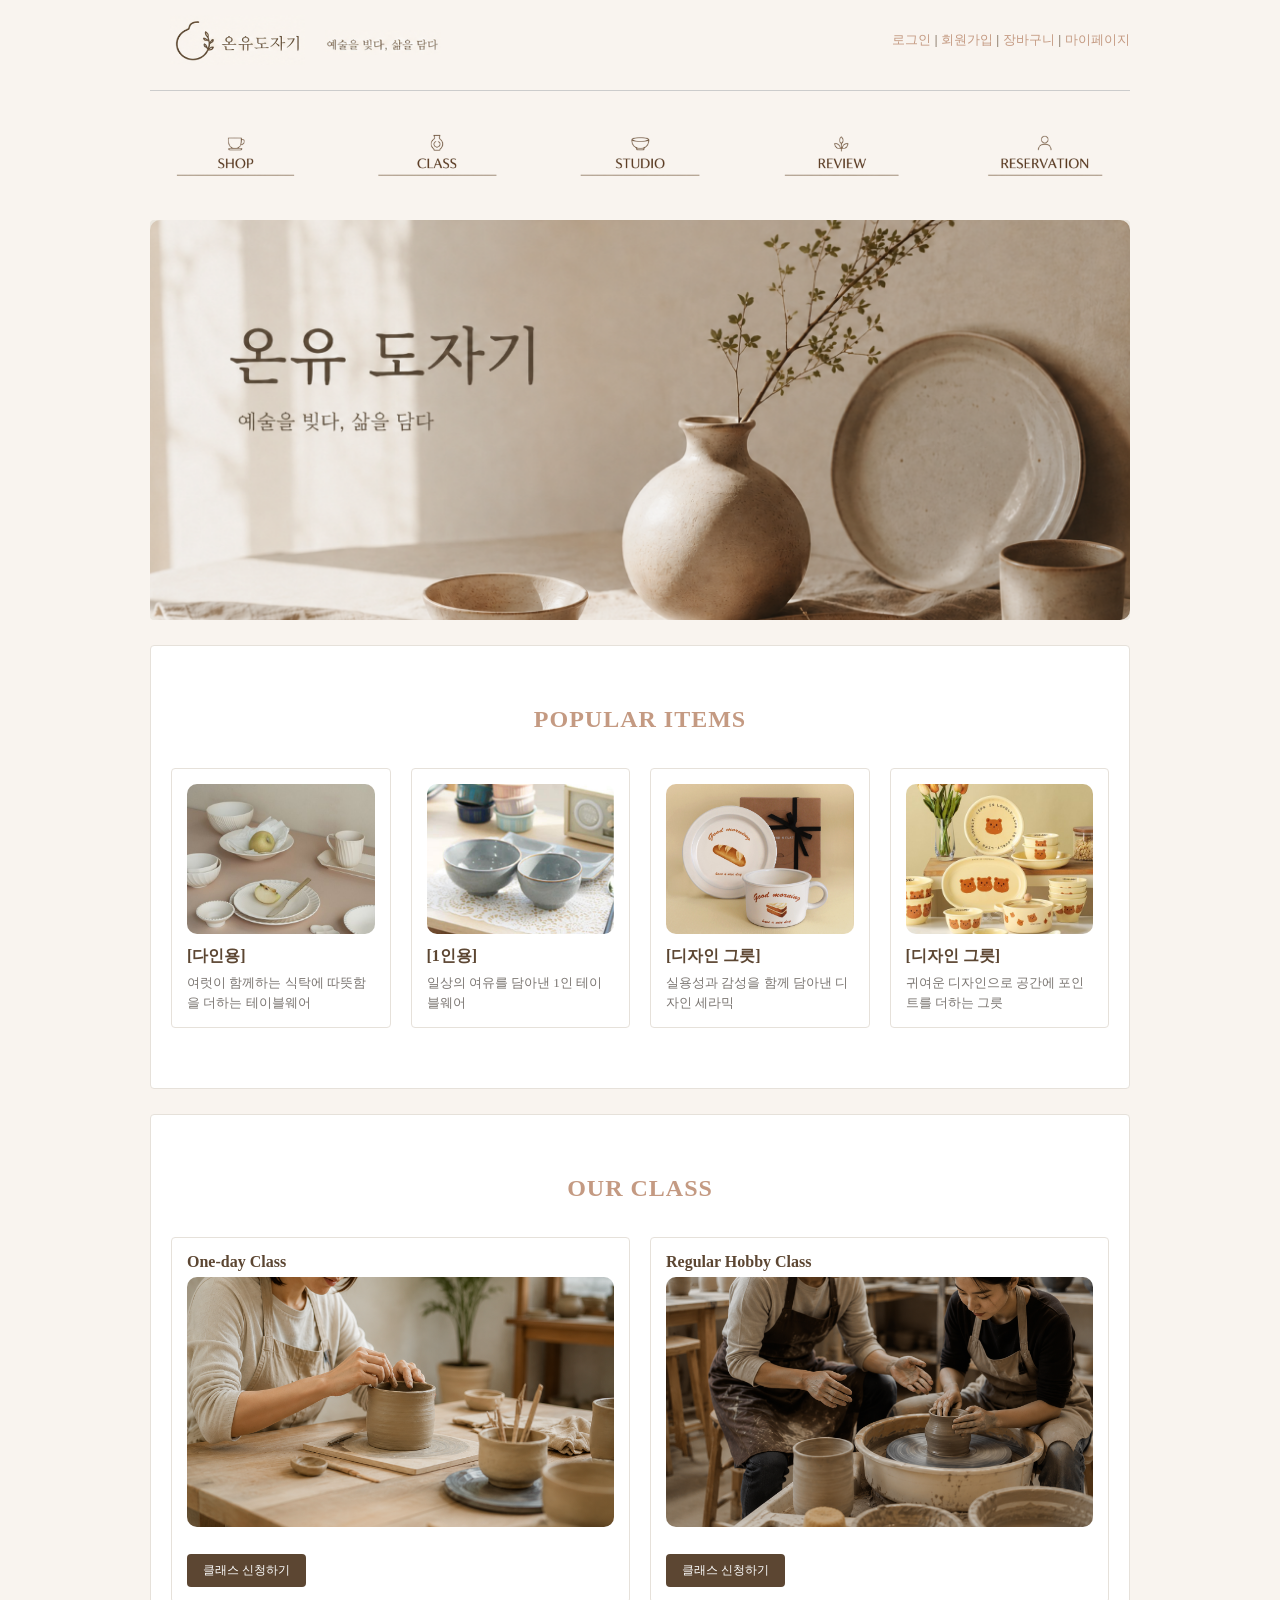
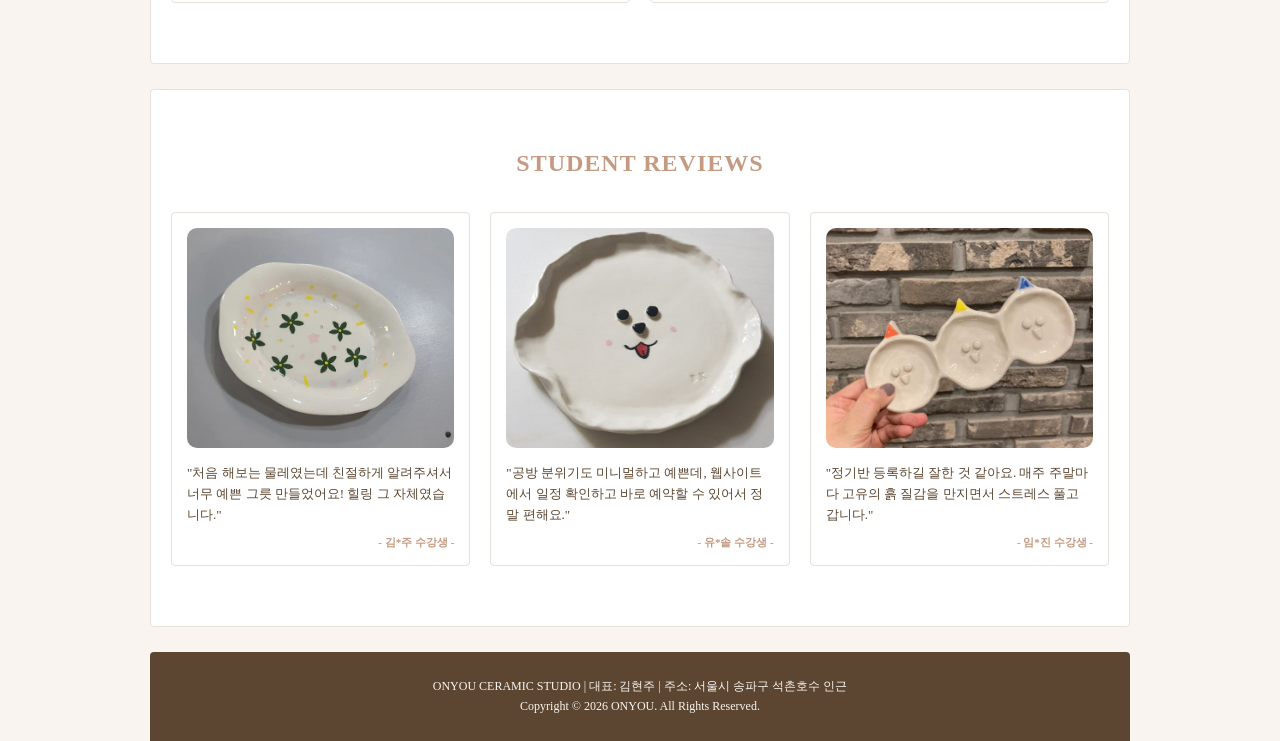
<file: index.html>
<!DOCTYPE html>
<html lang="ko">
<head>
    <meta charset="UTF-8">
    <meta name="viewport" content="width=device-width, initial-scale=1.0">
    <title>온유 도자기</title>
    <link rel="stylesheet" type="text/css" href="./index.css" />
</head>
<body>
    <div id="page">
        <header>  
            <a href="./index.html">
            <img id="logo" src="./img_dozagi/logo.png" height="50px"></a>
            <img id="moto" src="./img_dozagi/moto.png" height="25px">
            <ul id="top_menu">      
                <li><a href="./dozagi_login.html">로그인</a> |</li>
                <li><a href="#">회원가입</a> |</li>
                <li><a href="#">장바구니</a> |</li>
                <li><a href="#">마이페이지</a></li>
            </ul>
            <div class="clear"></div>
            <div class="line"></div>

            <nav>
                <ul>
                    <li><a href="./dozagi_shop.html"><img src="./img_dozagi/menu_1_1.png" height="70px"></a></li>
                    <li class="item"><a href="./dozagi_class.html"><img src="./img_dozagi/menu_2_1.png" height="70px"></a></li>
                    <li class="item"><a href="./dozagi_studio.html"><img src="./img_dozagi/menu_3_1.png" height="70px"></a></li>
                    <li class="item"><a href="./dozagi_review.html"><img src="./img_dozagi/menu_4_1.png" height="70px"></a></li>
                    <li class="item"><a href="./dozagi_reservation.html"><img src="./img_dozagi/menu_5_1.png" height="70px"></a></li>
                </ul>
            </nav>
        </header>

        <main>
            <section id="hero-visual">
            <img src="./img_dozagi/main.png">
            </section>

            <section id="shop" class="main-section">
                <h2 class="section-title">Popular Items</h2>
                <div class="grid-container item-4-col">
                    <div class="product-card">
                        <div class="img-box">
                        <img src="./img_dozagi/p_1.jpg">
                        </div>
                        <h3>[다인용]</h3>
                        <p>여럿이 함께하는 식탁에 따뜻함을 더하는 테이블웨어</p>
                    </div>
                    <div class="product-card">
                        <div class="img-box">
                        <img src="./img_dozagi/p_2.jpg">
                        </div>
                        <h3>[1인용]</h3>
                        <p>일상의 여유를 담아낸 1인 테이블웨어</p>
                    </div>
                    <div class="product-card">
                        <div class="img-box">
                        <img src="./img_dozagi/p_6.jpg">
                        </div>
                        <h3>[디자인 그릇]</h3>
                        <p>실용성과 감성을 함께 담아낸 디자인 세라믹</p>
                    </div>
                    <div class="product-card">
                        <div class="img-box">
                        <img src="./img_dozagi/p_4.jpg">
                        </div>
                        <h3>[디자인 그릇]</h3>
                        <p>귀여운 디자인으로 공간에 포인트를 더하는 그릇</p>
                    </div>
                </div>
            </section>

            <section id="class" class="main-section">
                <h2 class="section-title">Our Class</h2>
                <div class="grid-container item-2-col">
                    <div class="class-card">
                        <div class="class-info">
                            <h3>One-day Class</h3>
                            <img src="./img_dozagi/onedayclass.png">
                            <a href="#reservation" class="cta-btn">클래스 신청하기</a>
                        </div>
                    </div>
                    <div class="class-card">
                        <div class="class-info">
                            <h3>Regular Hobby Class</h3>
                            <img src="./img_dozagi/hobbyclass.png">
                            <a href="#reservation" class="cta-btn">클래스 신청하기</a>
                        </div>
                    </div>
                </div>
            </section>

            <section id="review" class="main-section">
                <h2 class="section-title">Student Reviews</h2>
                <div class="grid-container item-3-col">
                    <div class="review-card">
                        <img src="./img_dozagi/dozagi_1.jpg">
                        <p class="review-text">"처음 해보는 물레였는데 친절하게 알려주셔서 너무 예쁜 그릇 만들었어요! 힐링 그 자체였습니다."</p>
                        <span class="reviewer">- 김*주 수강생 -</span>
                    </div>
                    <div class="review-card">
                        <img src="./img_dozagi/dozagi_dog.jpg">
                        <p class="review-text">"공방 분위기도 미니멀하고 예쁜데, 웹사이트에서 일정 확인하고 바로 예약할 수 있어서 정말 편해요."</p>
                        <span class="reviewer">- 유*솔 수강생 -</span>
                    </div>
                    <div class="review-card">
                        <img src="./img_dozagi/review_1.jpeg">
                        <p class="review-text">"정기반 등록하길 잘한 것 같아요. 매주 주말마다 고유의 흙 질감을 만지면서 스트레스 풀고 갑니다."</p>
                        <span class="reviewer">- 임*진 수강생 -</span>
                    </div>
                </div>
            </section>
        </main>

        <footer>
            <div class="footer-content">
                <p>ONYOU CERAMIC STUDIO | 대표: 김현주 | 주소: 서울시 송파구 석촌호수 인근</p>
                <p>Copyright &copy; 2026 ONYOU. All Rights Reserved.</p>
            </div>
        </footer>
    </div>
</body>
</html>
</file>
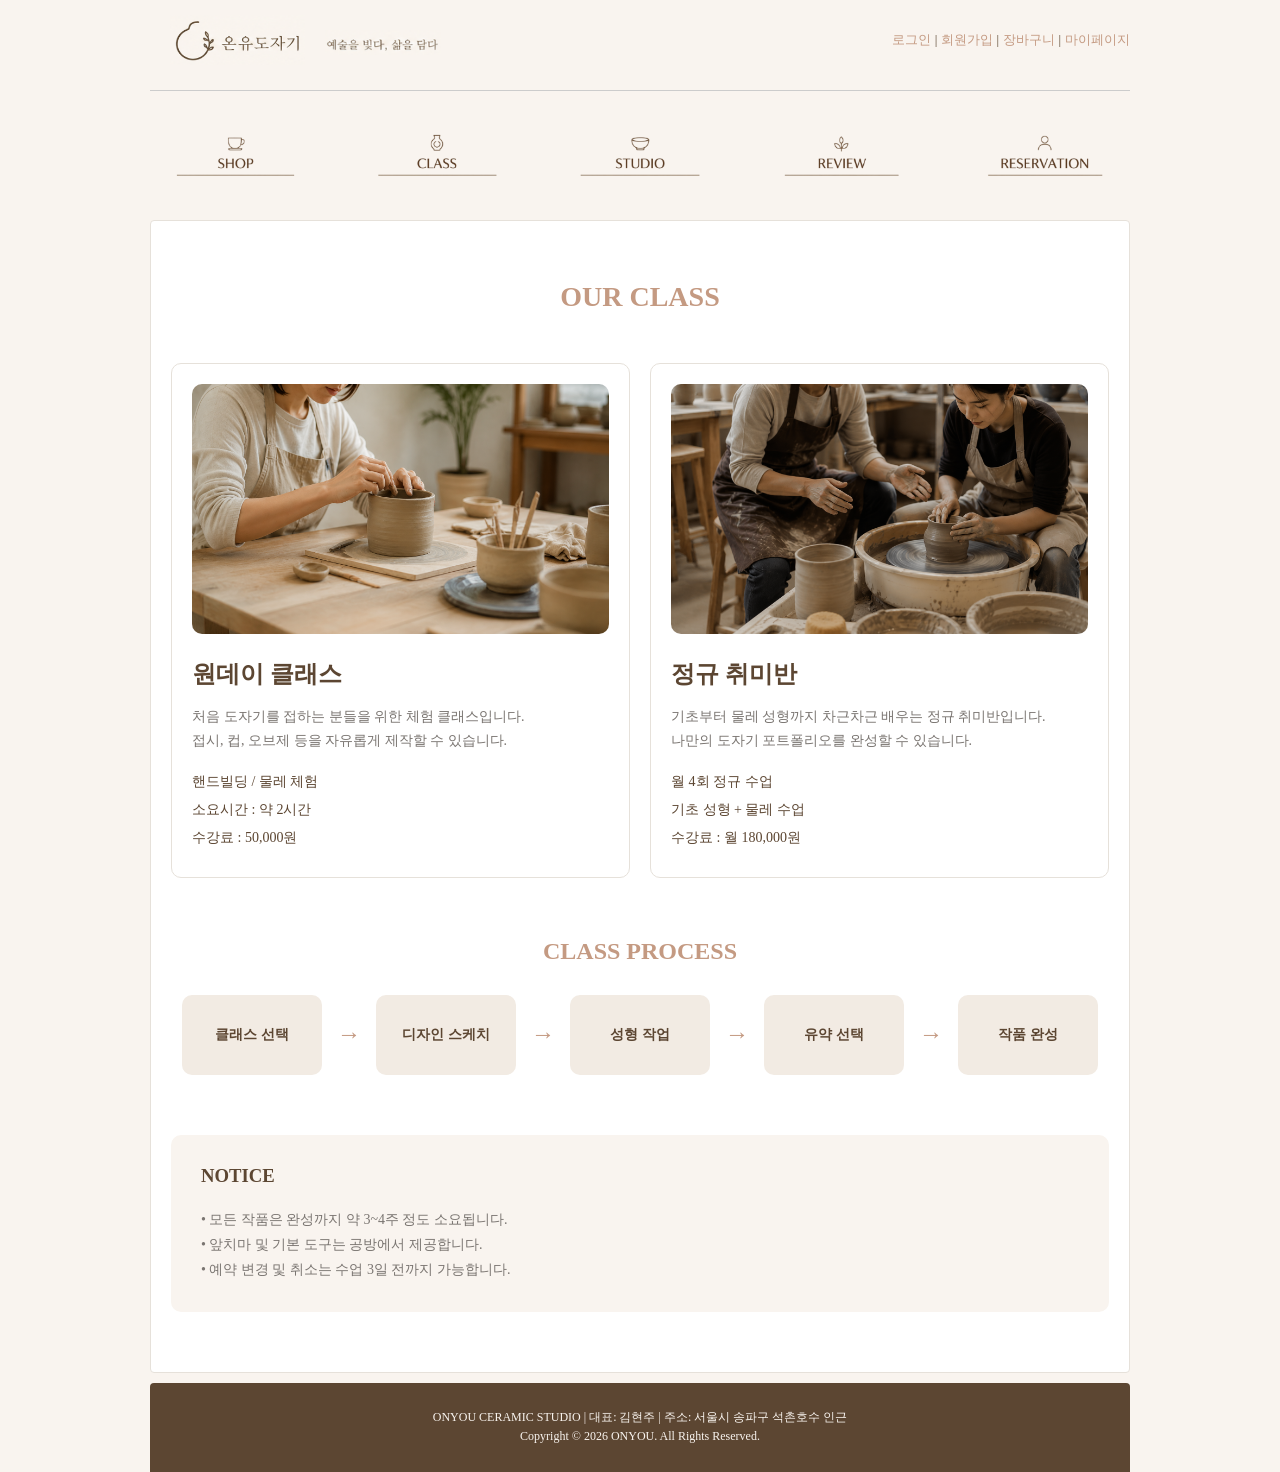
<file: dozagi_class.html>
<!DOCTYPE html>
<html lang="ko">
<head>
    <meta charset="UTF-8">
    <meta name="viewport" content="width=device-width, initial-scale=1.0">
    <title>온유 도자기 CLASS 안내</title>
    <link rel="stylesheet" type="text/css" href="./dozagi_class.css" />
</head>
<body>
    <div id="page">
        <header>  
            <a href="./index.html">
            <img id="logo" src="./img_dozagi/logo.png" height="50px"></a>
            <img id="moto" src="./img_dozagi/moto.png" height="25px">
            <ul id="top_menu">      
                <li><a href="./dozagi_login.html">로그인</a> |</li>
                <li><a href="#">회원가입</a> |</li>
                <li><a href="#">장바구니</a> |</li>
                <li><a href="#">마이페이지</a></li>
            </ul>
            <div class="clear"></div>
            <div class="line"></div>

            <nav>
                <ul>
                    <li><a href="./dozagi_shop.html"><img src="./img_dozagi/menu_1_1.png" height="70px"></a></li>
                    <li class="item"><a href="./dozagi_class.html"><img src="./img_dozagi/menu_2_1.png" height="70px"></a></li>
                    <li class="item"><a href="./dozagi_studio.html"><img src="./img_dozagi/menu_3_1.png" height="70px"></a></li>
                    <li class="item"><a href="./dozagi_review.html"><img src="./img_dozagi/menu_4_1.png" height="70px"></a></li>
                    <li class="item"><a href="./dozagi_reservation.html"><img src="./img_dozagi/menu_5_1.png" height="70px"></a></li>
                </ul>
            </nav>

            <section class="class-section">

    <h2 class="section-title">OUR CLASS</h2>

    <div class="class-container">

        <div class="class-box">
            <img src="./img_dozagi/onedayclass.png">

            <h3>원데이 클래스</h3>

            <p>
                처음 도자기를 접하는 분들을 위한 체험 클래스입니다.<br>
                접시, 컵, 오브제 등을 자유롭게 제작할 수 있습니다.
            </p>

            <ul>
                <li>핸드빌딩 / 물레 체험</li>
                <li>소요시간 : 약 2시간</li>
                <li>수강료 : 50,000원</li>
            </ul>
        </div>

        <div class="class-box">
            <img src="./img_dozagi/hobbyclass.png">

            <h3>정규 취미반</h3>

            <p>
                기초부터 물레 성형까지 차근차근 배우는 정규 취미반입니다.<br>
                나만의 도자기 포트폴리오를 완성할 수 있습니다.
            </p>

            <ul>
                <li>월 4회 정규 수업</li>
                <li>기초 성형 + 물레 수업</li>
                <li>수강료 : 월 180,000원</li>
            </ul>
        </div>

    </div>

    <div class="process-section">

        <h3 class="process-title">CLASS PROCESS</h3>

        <div class="process-wrap">

            <div class="process-box">
                클래스 선택
            </div>

            <div class="arrow">→</div>

            <div class="process-box">
                디자인 스케치
            </div>

            <div class="arrow">→</div>

            <div class="process-box">
                성형 작업
            </div>

            <div class="arrow">→</div>

            <div class="process-box">
                유약 선택
            </div>

            <div class="arrow">→</div>

            <div class="process-box">
                작품 완성
            </div>

        </div>

    </div>

    <div class="notice-box">

        <h3>NOTICE</h3>

        <p>• 모든 작품은 완성까지 약 3~4주 정도 소요됩니다.</p>
        <p>• 앞치마 및 기본 도구는 공방에서 제공합니다.</p>
        <p>• 예약 변경 및 취소는 수업 3일 전까지 가능합니다.</p>

    </div>

    </section>
    </header>

        <footer>

        <div class="footer-content">
            <p>ONYOU CERAMIC STUDIO | 대표: 김현주 | 주소: 서울시 송파구 석촌호수 인근</p>
            <p>Copyright &copy; 2026 ONYOU. All Rights Reserved.</p>
        </div>

    </footer>


</body>
</html>
</file>
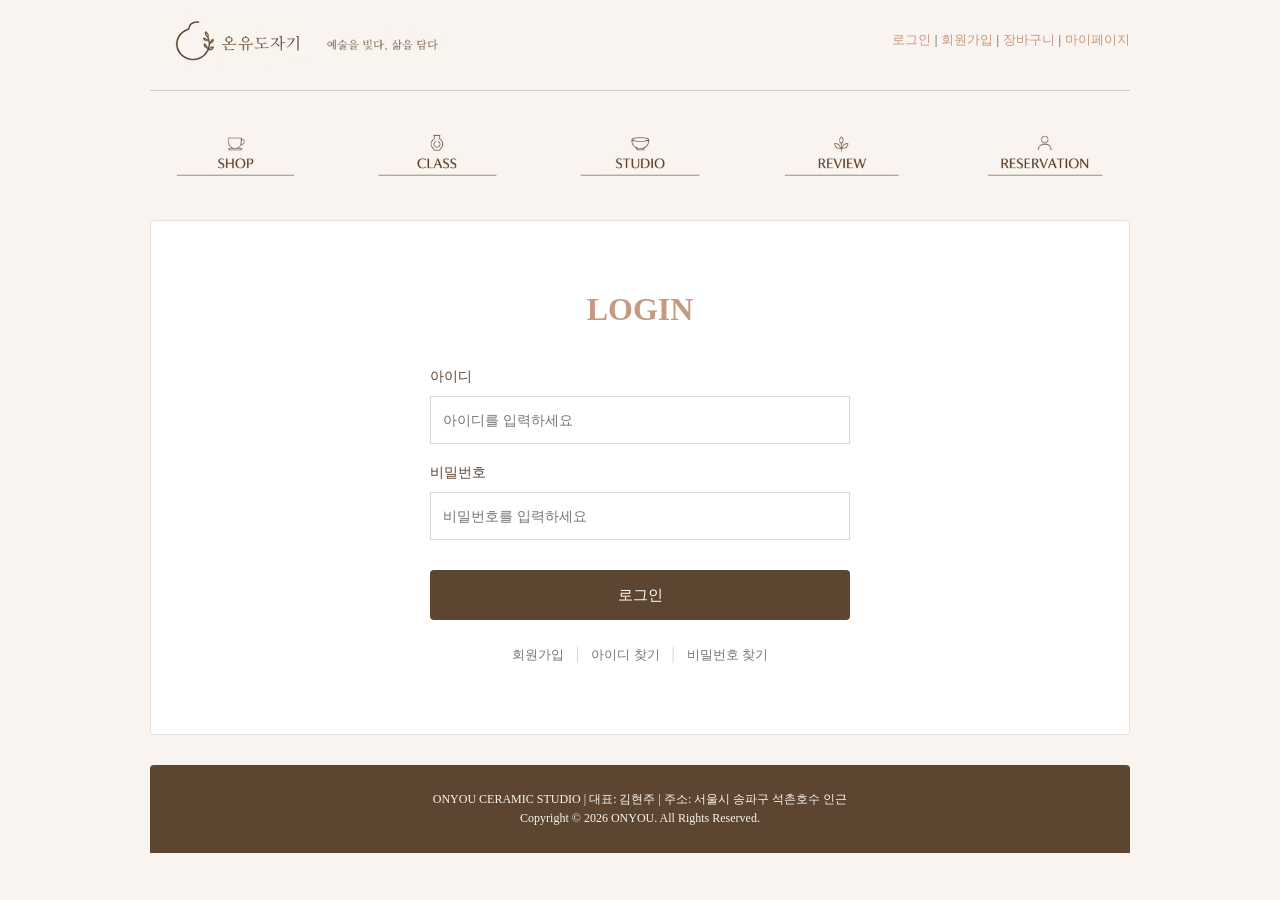
<file: dozagi_login.html>
<!DOCTYPE html>
<html lang="ko">
<head>
    <meta charset="UTF-8">
    <meta name="viewport" content="width=device-width, initial-scale=1.0">
    <title>온유 도자기 로그인</title>
    <link rel="stylesheet" type="text/css" href="./dozagi_login.css">
</head>

<body>

<div id="page">

    <header>

            <a href="./index.html">
            <img id="logo" src="./img_dozagi/logo.png" height="50px">
        </a>

        <img id="moto" src="./img_dozagi/moto.png" height="25px">

        <ul id="top_menu">
            <li><a href="#">로그인</a> |</li>
            <li><a href="#">회원가입</a> |</li>
            <li><a href="#">장바구니</a> |</li>
            <li><a href="#">마이페이지</a></li>
        </ul>

        <div class="clear"></div>

        <div class="line"></div>

        <nav>
            <ul>
                <li><a href="./dozagi_shop.html"><img src="./img_dozagi/menu_1_1.png" height="70px"></a></li>

                <li class="item">
                    <a href="./dozagi_class.html">
                        <img src="./img_dozagi/menu_2_1.png" height="70px">
                    </a>
                </li>

                <li class="item">
                    <a href="./dozagi_studio.html">
                        <img src="./img_dozagi/menu_3_1.png" height="70px">
                    </a>
                </li>

                <li class="item">
                    <a href="./dozagi_review.html">
                        <img src="./img_dozagi/menu_4_1.png" height="70px">
                    </a>
                </li>

                <li class="item">
                    <a href="./dozagi_reservation.html">
                        <img src="./img_dozagi/menu_5_1.png" height="70px">
                    </a>
                </li>
            </ul>
        </nav>

    </header>

    <main>

        <section class="login-section">

            <h2 class="section-title">LOGIN</h2>

            <div class="login-box">

                <p>아이디</p>
                <input type="text" placeholder="아이디를 입력하세요">

                <p>비밀번호</p>
                <input type="password" placeholder="비밀번호를 입력하세요">

                <button class="login-btn">로그인</button>

                <div class="login-menu">
                    <a href="#">회원가입</a>
                    <span>|</span>
                    <a href="#">아이디 찾기</a>
                    <span>|</span>
                    <a href="#">비밀번호 찾기</a>
                </div>

            </div>

        </section>

    </main>

    <footer>

        <p>
            ONYOU CERAMIC STUDIO | 대표: 김현주 | 주소: 서울시 송파구 석촌호수 인근
        </p>

        <p>
            Copyright © 2026 ONYOU. All Rights Reserved.
        </p>

    </footer>

</div>

</body>
</html>
</file>
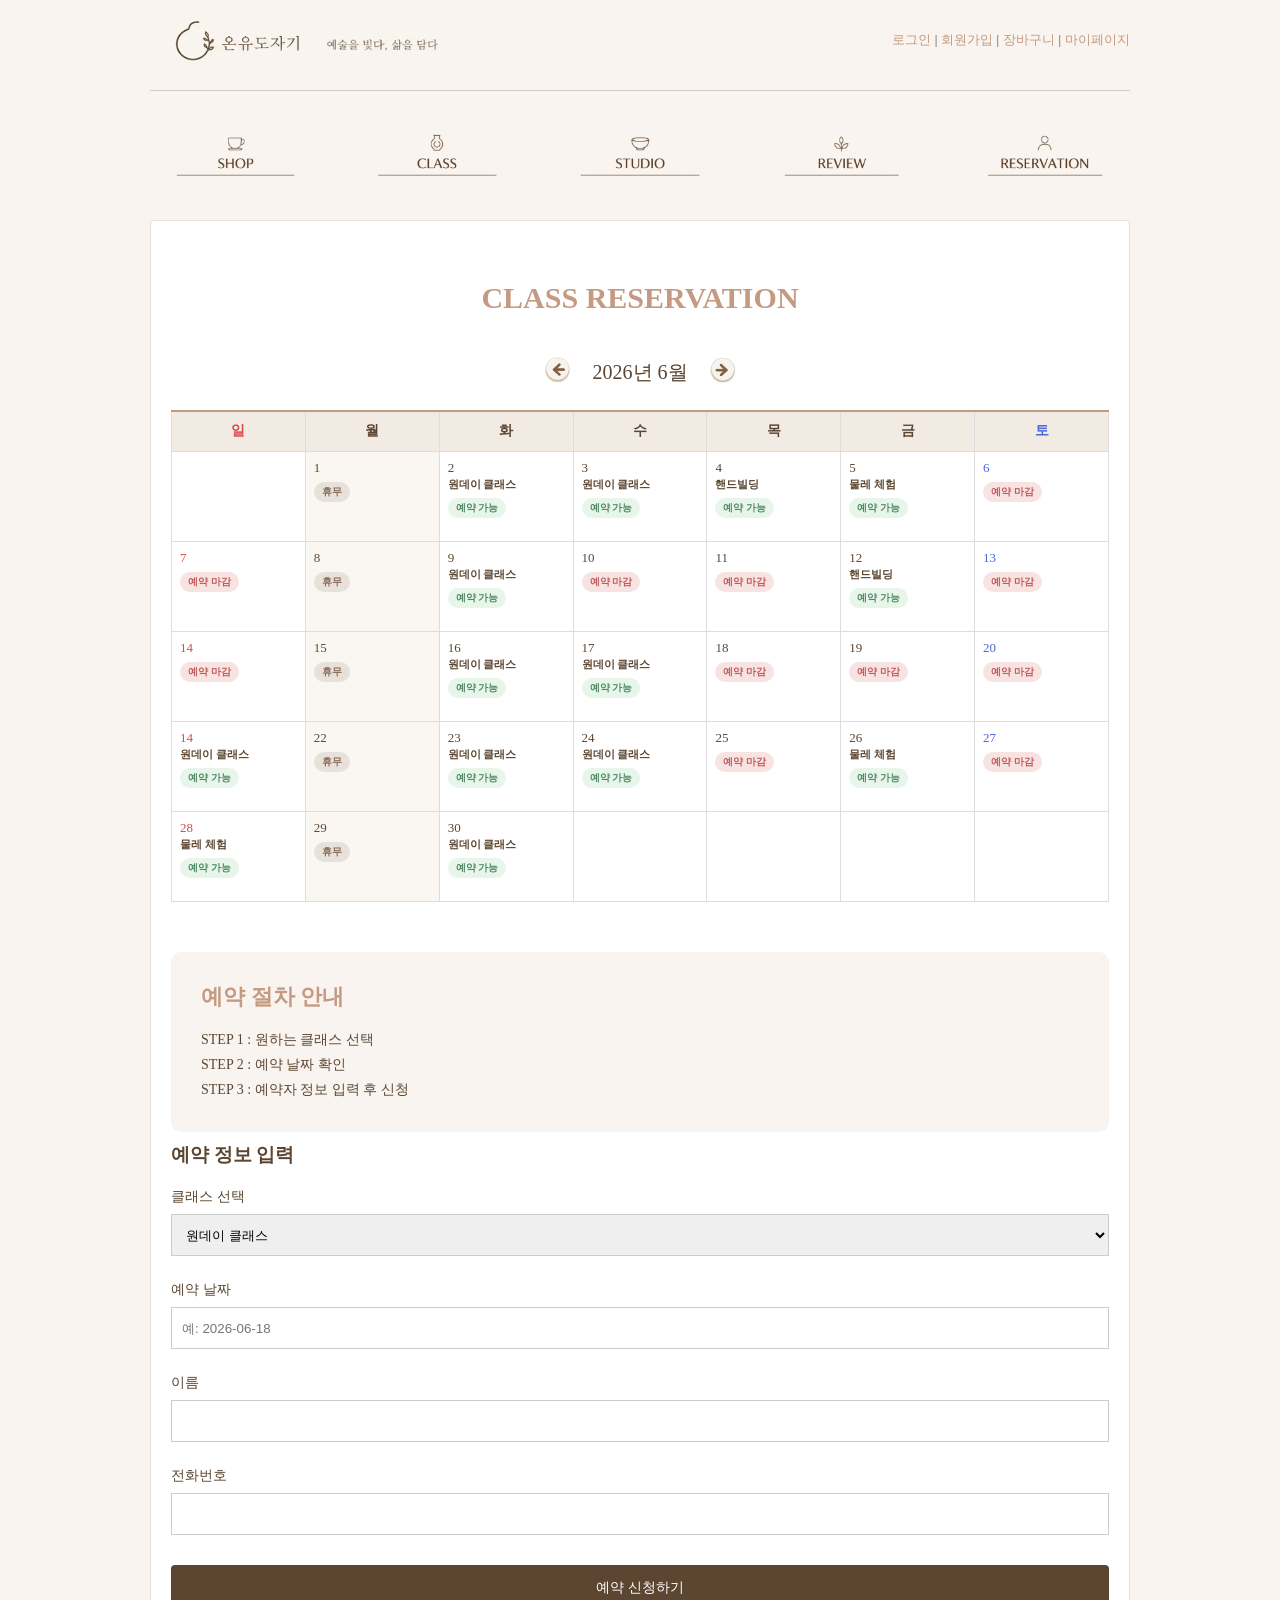
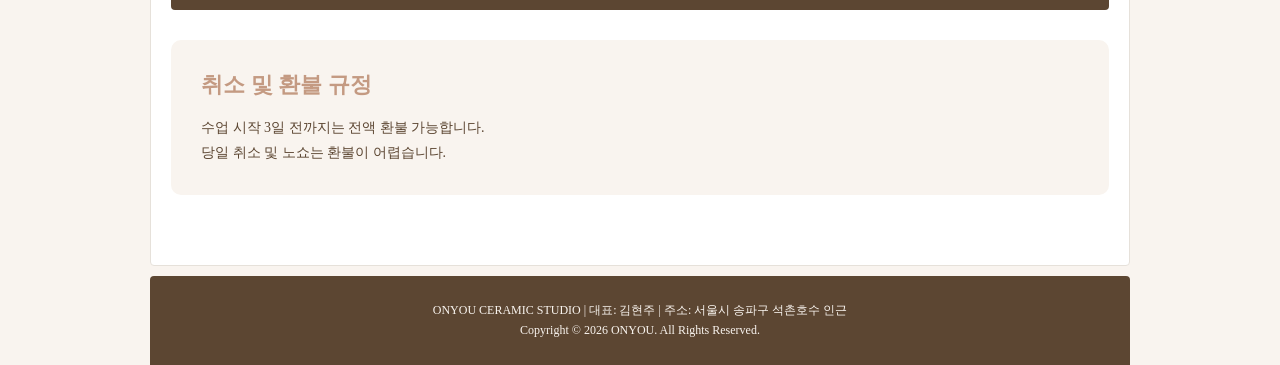
<file: dozagi_reservation.html>
<!DOCTYPE html>
<html lang="ko">
<head>
    <meta charset="UTF-8">
    <meta name="viewport" content="width=device-width, initial-scale=1.0">
    <title>온유 도자기 예약페이지</title>
    <link rel="stylesheet" type="text/css" href="./dozagi_reservation.css" />
</head>
<body>
    <div id="page">
        <header>  
            <a href="./index.html">
            <img id="logo" src="./img_dozagi/logo.png" height="50px"></a>
            <img id="moto" src="./img_dozagi/moto.png" height="25px">
            <ul id="top_menu">      
                <li><a href="./dozagi_login.html">로그인</a> |</li>
                <li><a href="#">회원가입</a> |</li>
                <li><a href="#">장바구니</a> |</li>
                <li><a href="#">마이페이지</a></li>
            </ul>
            <div class="clear"></div>
            <div class="line"></div>

            <nav>
                <ul>
                    <li><a href="./dozagi_shop.html"><img src="./img_dozagi/menu_1_1.png" height="70px"></a></li>
                    <li class="item"><a href="./dozagi_class.html"><img src="./img_dozagi/menu_2_1.png" height="70px"></a></li>
                    <li class="item"><a href="./dozagi_studio.html"><img src="./img_dozagi/menu_3_1.png" height="70px"></a></li>
                    <li class="item"><a href="./dozagi_review.html"><img src="./img_dozagi/menu_4_1.png" height="70px"></a></li>
                    <li class="item"><a href="./dozagi_reservation.html"><img src="./img_dozagi/menu_5_1.png" height="70px"></a></li>
                </ul>
            </nav>


        </header>

        <main>

    <section class="reservation-section">

    <h2 class="section-title">CLASS RESERVATION</h2>

    <div class="calendar-wrap">

        <ul id="date">
            <li><img src="./img_dozagi/left.png"></li>
            <li>2026년 6월</li>
            <li><img src="./img_dozagi/right.png"></li>
        </ul>

<table id="table_date">

    <tr id="day">
        <th><span class="red">일</span></th>
        <th>월</th>
        <th>화</th>
        <th>수</th>
        <th>목</th>
        <th>금</th>
        <th><span class="blue">토</span></th>
    </tr>

    <!-- 1주 -->
    <tr>

        <td></td>

        <td class="closed-day">
            1<br>
            <span class="closed-text">휴무</span>
        </td>

        <td>
            2<br>
            <span id="sched_day">원데이 클래스</span><br>
            <span class="available-text">예약 가능</span>
        </td>

        <td>
            3<br>
            <span id="sched_day">원데이 클래스</span><br>
            <span class="available-text">예약 가능</span>
        </td>

        <td>
            4<br>
            <span id="sched_day">핸드빌딩</span><br>
            <span class="available-text">예약 가능</span>
        </td>

        <td>
            5<br>
            <span id="sched_day">물레 체험</span><br>
            <span class="available-text">예약 가능</span>
        </td>

        <td>
            <span class="blue">6</span><br>
            <span class="finish-text">예약 마감</span>
        </td>

    </tr>

    <!-- 2주 -->
    <tr>

        <td>
            <span class="red">7</span><br>
            <span class="finish-text">예약 마감</span>
        </td>

        <td class="closed-day">
            8<br>
            <span class="closed-text">휴무</span>
        </td>

        <td>
            9<br>
            <span id="sched_day">원데이 클래스</span><br>
            <span class="available-text">예약 가능</span>
        </td>

        <td>
            10<br>
            <span class="finish-text">예약 마감</span>
        </td>

        <td>
            11<br>
            <span class="finish-text">예약 마감</span>
        </td>

        <td>
            12<br>
            <span id="sched_day">핸드빌딩</span><br>
            <span class="available-text">예약 가능</span>
        </td>

        <td>
            <span class="blue">13</span><br>
            <span class="finish-text">예약 마감</span>
        </td>

    </tr>

    <!-- 3주 -->
    <tr>

        <td>
            <span class="red">14</span><br>
            <span class="finish-text">예약 마감</span>
        </td>

        <td class="closed-day">
            15<br>
            <span class="closed-text">휴무</span>
        </td>

        <td>
            16<br>
            <span id="sched_day">원데이 클래스</span><br>
            <span class="available-text">예약 가능</span>
        </td>

        <td>
            17<br>
            <span id="sched_day">원데이 클래스</span><br>
            <span class="available-text">예약 가능</span>
        </td>

        <td>
            18<br>
            <span class="finish-text">예약 마감</span>
        </td>

        <td>
            19<br>
            <span class="finish-text">예약 마감</span>
        </td>

        <td>
            <span class="blue">20</span><br>
            <span class="finish-text">예약 마감</span>
        </td>

    </tr>

    <!-- 4주 -->
    <tr>

        <td>
            <span class="red">14</span><br>
            <span id="sched_day">원데이 클래스</span><br>
            <span class="available-text">예약 가능</span>
        </td>

        <td class="closed-day">
            22<br>
            <span class="closed-text">휴무</span>
        </td>

        <td>
            23<br>
            <span id="sched_day">원데이 클래스</span><br>
            <span class="available-text">예약 가능</span>
        </td>

        <td>
            24<br>
            <span id="sched_day">원데이 클래스</span><br>
            <span class="available-text">예약 가능</span>
        </td>

        <td>25<br>
            <span class="finish-text">예약 마감</span>
        </td>

        <td>
            26<br>
            <span id="sched_day">물레 체험</span><br>
            <span class="available-text">예약 가능</span>
        </td>

        <td>
            <span class="blue">27</span><br>
            <span class="finish-text">예약 마감</span>
        </td>

    </tr>

    <!-- 5주 -->
    <tr>

        <td>
            <span class="red">28</span><br>
            <span id="sched_day">물레 체험</span><br>
            <span class="available-text">예약 가능</span>
        </td>

        <td class="closed-day">
            29<br>
            <span class="closed-text">휴무</span>
        </td>

        <td>
            30<br>
            <span id="sched_day">원데이 클래스</span><br>
            <span class="available-text">예약 가능</span>
        </td>

        <td></td>
        <td></td>
        <td></td>
        <td></td>

    </tr>

    </table>

    </div>

    <div class="reservation-guide">

    <h3>예약 절차 안내</h3>

    <p>
        STEP 1 : 원하는 클래스 선택<br>
        STEP 2 : 예약 날짜 확인<br>
        STEP 3 : 예약자 정보 입력 후 신청
    </p>

    </div>

    <div class="reservation-form">

        <h3>예약 정보 입력</h3>

        <p>클래스 선택</p>
        <select>
            <option>원데이 클래스</option>
            <option>정규 취미반</option>
        </select>
        
        <p>예약 날짜</p>
        <input type="text" placeholder="예: 2026-06-18">

        <p>이름</p>
        <input type="text">

        <p>전화번호</p>
        <input type="text">

        <button>예약 신청하기</button>

    </div>

    <div class="refund-box">

    <h3>취소 및 환불 규정</h3>

    <p>
        수업 시작 3일 전까지는 전액 환불 가능합니다.<br>
        당일 취소 및 노쇼는 환불이 어렵습니다.
    </p>

    </div>

    </section>
    </main>

    <footer>

        <div class="footer-content">
            <p>ONYOU CERAMIC STUDIO | 대표: 김현주 | 주소: 서울시 송파구 석촌호수 인근</p>
            <p>Copyright &copy; 2026 ONYOU. All Rights Reserved.</p>
        </div>

    </footer>

</div>

</body>
</html>
</file>
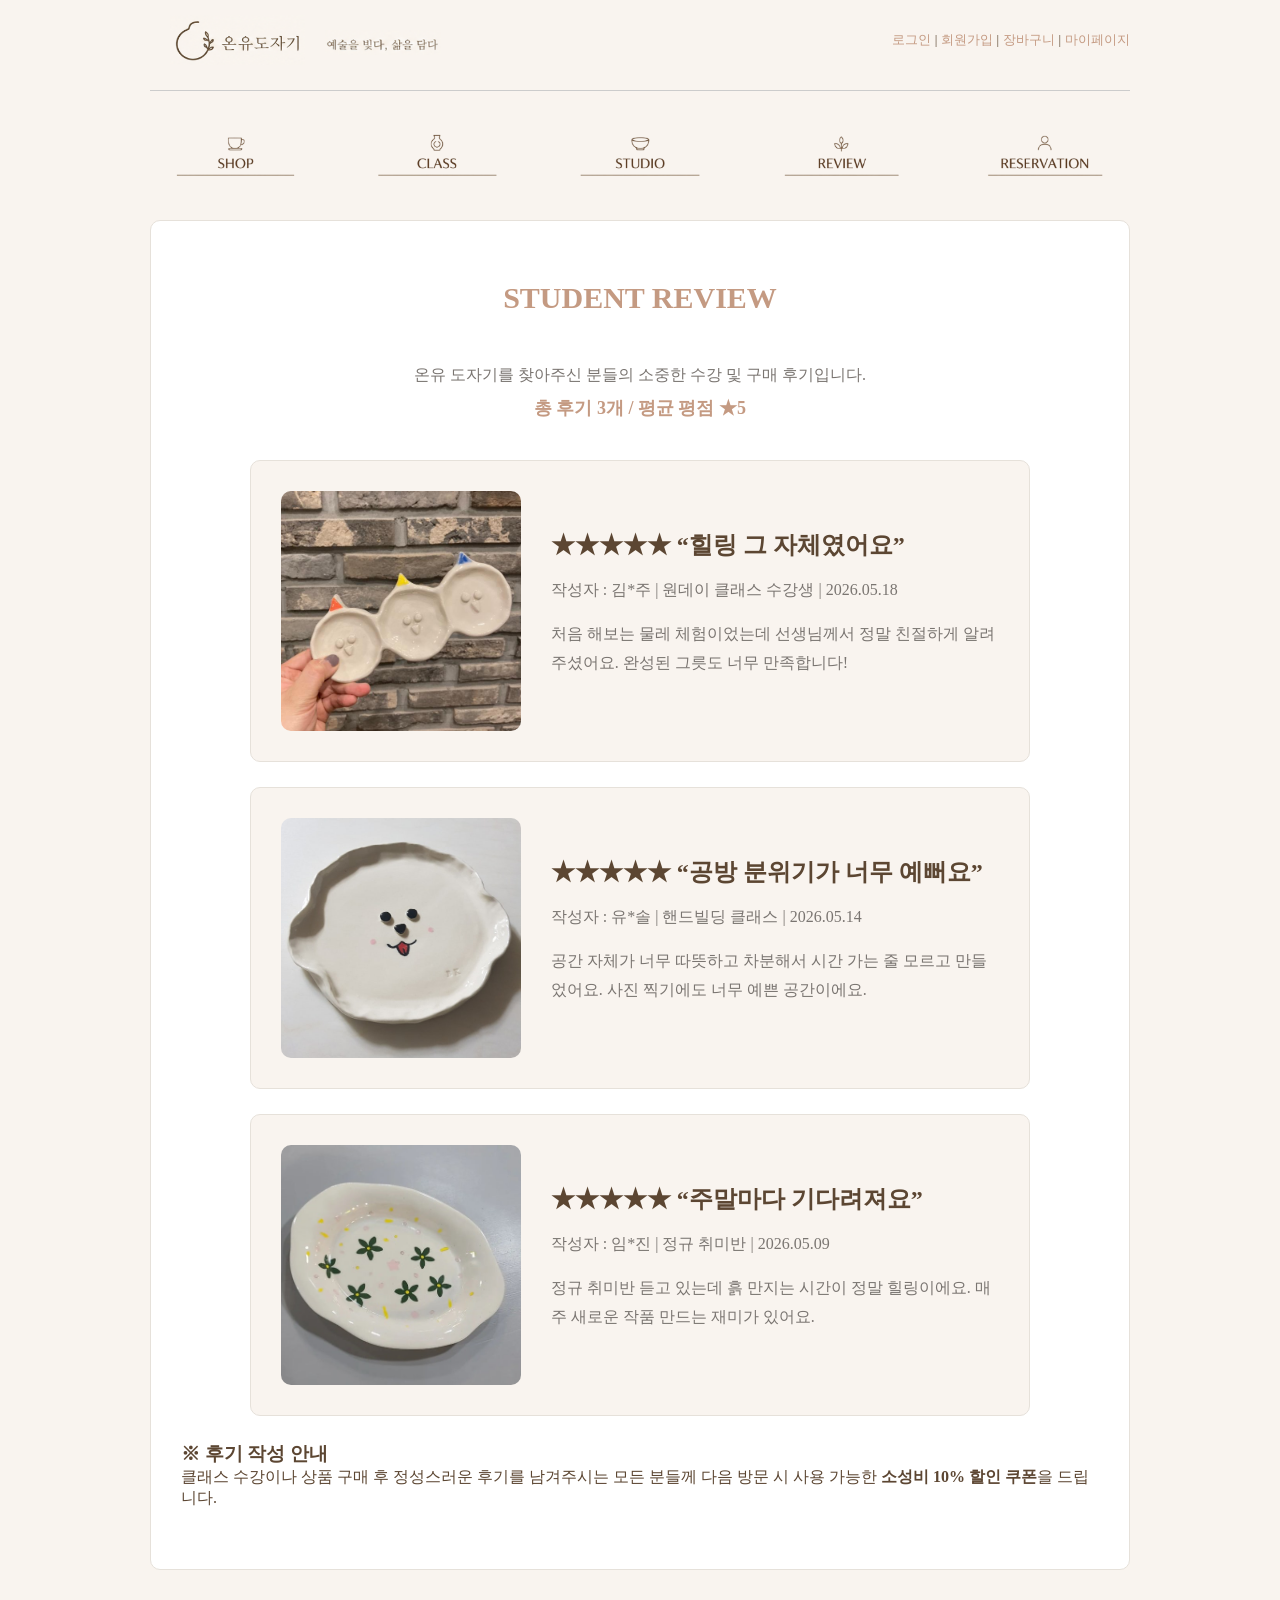
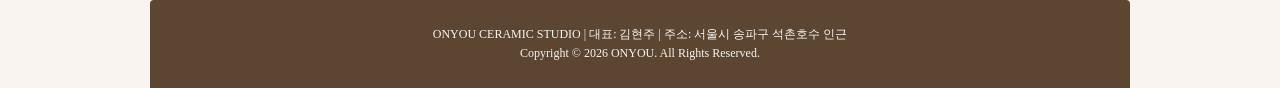
<file: dozagi_review.html>
<!DOCTYPE html>
<html lang="ko">
<head>
    <meta charset="UTF-8">
    <meta name="viewport" content="width=device-width, initial-scale=1.0">
    <title>온유 도자기 REVIEW</title>
    <link rel="stylesheet" type="text/css" href="./dozagi_review.css" />
</head>

<body>

<div id="page">

    <header>

            <a href="./index.html">
            <img id="logo" src="./img_dozagi/logo.png" height="50px">
        </a>

        <img id="moto" src="./img_dozagi/moto.png" height="25px">

        <ul id="top_menu">
            <li><a href="./dozagi_login.html">로그인</a> |</li>
            <li><a href="#">회원가입</a> |</li>
            <li><a href="#">장바구니</a> |</li>
            <li><a href="#">마이페이지</a></li>
        </ul>

        <div class="clear"></div>

        <div class="line"></div>

        <nav>
            <ul>
                <li><a href="./dozagi_shop.html"><img src="./img_dozagi/menu_1_1.png" height="70px"></a></li>

                <li class="item">
                    <a href="./dozagi_class.html">
                        <img src="./img_dozagi/menu_2_1.png" height="70px">
                    </a>
                </li>

                <li class="item">
                    <a href="./dozagi_studio.html">
                        <img src="./img_dozagi/menu_3_1.png" height="70px">
                    </a>
                </li>

                <li class="item">
                    <a href="./dozagi_review.html">
                        <img src="./img_dozagi/menu_4_1.png" height="70px">
                    </a>
                </li>

                <li class="item">
                    <a href="./dozagi_reservation.html">
                        <img src="./img_dozagi/menu_5_1.png" height="70px">
                    </a>
                </li>
            </ul>
        </nav>

    </header>

    <main>

        <section class="review-section">

            <h2 class="section-title">STUDENT REVIEW</h2>

            <p class="review-top-text">
                온유 도자기를 찾아주신 분들의 소중한 수강 및 구매 후기입니다.
            </p>

            <p class="review-score">
                총 후기 3개 / 평균 평점 ★5
            </p>

            <div class="review-wrap">

                <div class="review-card">

                    <img src="./img_dozagi/review_1.jpeg">

                    <div class="review-text">

                        <h3>★★★★★ “힐링 그 자체였어요”</h3>

                        <p class="review-info">
                            작성자 : 김*주 | 원데이 클래스 수강생 | 2026.05.18
                        </p>

                        <p>
                            처음 해보는 물레 체험이었는데
                            선생님께서 정말 친절하게 알려주셨어요.
                            완성된 그릇도 너무 만족합니다!
                        </p>

                    </div>

                </div>

                <div class="review-card">

                    <img src="./img_dozagi/dozagi_dog.jpg">

                    <div class="review-text">

                        <h3>★★★★★ “공방 분위기가 너무 예뻐요”</h3>

                        <p class="review-info">
                            작성자 : 유*솔 | 핸드빌딩 클래스 | 2026.05.14
                        </p>

                        <p>
                            공간 자체가 너무 따뜻하고 차분해서
                            시간 가는 줄 모르고 만들었어요.
                            사진 찍기에도 너무 예쁜 공간이에요.
                        </p>

                    </div>

                </div>

                <div class="review-card">

                    <img src="./img_dozagi/dozagi_1.jpg">

                    <div class="review-text">

                        <h3>★★★★★ “주말마다 기다려져요”</h3>

                        <p class="review-info">
                            작성자 : 임*진 | 정규 취미반 | 2026.05.09
                        </p>

                        <p>
                            정규 취미반 듣고 있는데
                            흙 만지는 시간이 정말 힐링이에요.
                            매주 새로운 작품 만드는 재미가 있어요.
                        </p>

                    </div>

                </div>

            </div>

            <div class="review-guide">

                <h3>※ 후기 작성 안내</h3>

                <p>
                    클래스 수강이나 상품 구매 후 정성스러운 후기를 남겨주시는
                    모든 분들께 다음 방문 시 사용 가능한
                    <strong>소성비 10% 할인 쿠폰</strong>을 드립니다.
                </p>

            </div>

        </section>

    </main>

    <footer>

        <p>
            ONYOU CERAMIC STUDIO | 대표: 김현주 | 주소: 서울시 송파구 석촌호수 인근
        </p>

        <p>
            Copyright © 2026 ONYOU. All Rights Reserved.
        </p>

    </footer>

</div>

</body>
</html>
</file>
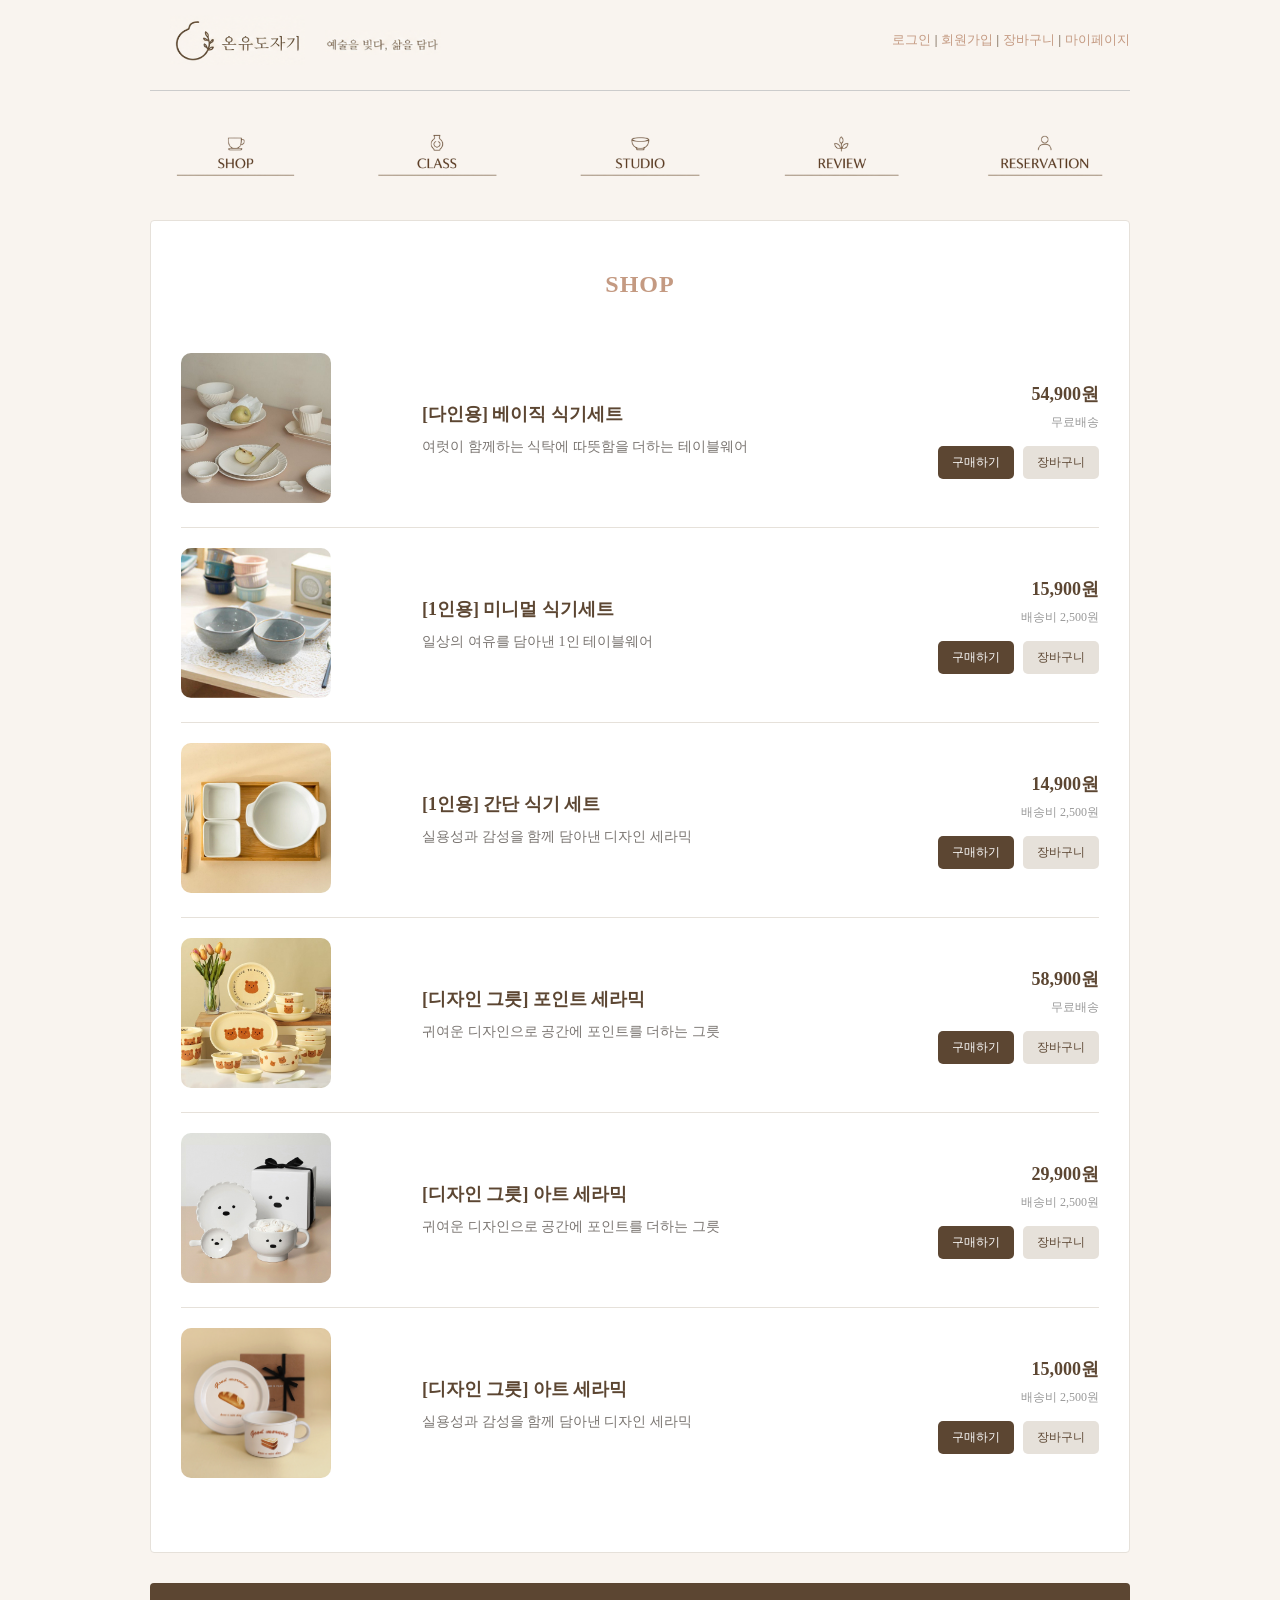
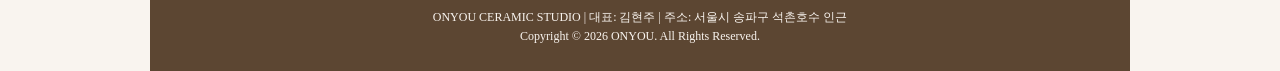
<file: dozagi_shop.html>
<!DOCTYPE html>
<html lang="ko">
<head>
    <meta charset="UTF-8">
    <meta name="viewport" content="width=device-width, initial-scale=1.0">
    <title>온유 도자기 SHOP</title>
    <link rel="stylesheet" type="text/css" href="./dozagi_shop.css" />
</head>

<body>

    <div id="page">

        <header>  

            <a href="./index.html">
                <img id="logo" src="./img_dozagi/logo.png" height="50px">
            </a>

            <img id="moto" src="./img_dozagi/moto.png" height="25px">

            <ul id="top_menu">      
                <li><a href="./dozagi_login.html">로그인</a> |</li>
                <li><a href="#">회원가입</a> |</li>
                <li><a href="#">장바구니</a> |</li>
                <li><a href="#">마이페이지</a></li>
            </ul>

            <div class="clear"></div>

            <div class="line"></div>

            <nav>
                <ul>

                    <li>
                        <a href="./dozagi_shop.html">
                            <img src="./img_dozagi/menu_1_1.png" height="70px">
                        </a>
                    </li>

                    <li class="item">
                        <a href="./dozagi_class.html">
                            <img src="./img_dozagi/menu_2_1.png" height="70px">
                        </a>
                    </li>

                    <li class="item">
                        <a href="./dozagi_studio.html">
                            <img src="./img_dozagi/menu_3_1.png" height="70px">
                        </a>
                    </li>

                    <li class="item">
                        <a href="./dozagi_review.html">
                            <img src="./img_dozagi/menu_4_1.png" height="70px">
                        </a>
                    </li>

                    <li class="item">
                        <a href="./dozagi_reservation.html">
                            <img src="./img_dozagi/menu_5_1.png" height="70px">
                        </a>
                    </li>

                </ul>
            </nav>

        </header>

        <main>

            <section class="shop-section">

                <h2 class="section-title">SHOP</h2>

                <div class="shop-list">

                    <!-- 상품 1 -->

                    <div class="shop-item">

                        <div class="shop-image">
                            <img src="./img_dozagi/p_1.jpg">
                        </div>

                        <div class="shop-info">
                            <h3>[다인용] 베이직 식기세트</h3>

                            <p class="shop-desc">
                                여럿이 함께하는 식탁에 따뜻함을 더하는 테이블웨어
                            </p>
                        </div>

                        <div class="shop-price">

                            <p class="price">54,900원</p>
                            <p class="delivery">무료배송</p>

                            <div class="shop-btn">
                                <a href="#" class="buy-btn">구매하기</a>
                                <a href="#" class="cart-btn">장바구니</a>
                            </div>

                        </div>

                    </div>

                    <div class="shop-line"></div>

                    <!-- 상품 2 -->

                    <div class="shop-item">

                        <div class="shop-image">
                            <img src="./img_dozagi/p_2.jpg">
                        </div>

                        <div class="shop-info">
                            <h3>[1인용] 미니멀 식기세트</h3>

                            <p class="shop-desc">
                                일상의 여유를 담아낸 1인 테이블웨어
                            </p>
                        </div>

                        <div class="shop-price">

                            <p class="price">15,900원</p>
                            <p class="delivery">배송비 2,500원</p>

                            <div class="shop-btn">
                                <a href="#" class="buy-btn">구매하기</a>
                                <a href="#" class="cart-btn">장바구니</a>
                            </div>

                        </div>

                    </div>

                    <div class="shop-line"></div>

                    <!-- 상품 3 -->

                    <div class="shop-item">

                        <div class="shop-image">
                            <img src="./img_dozagi/p_3.jpg">
                        </div>

                        <div class="shop-info">
                            <h3>[1인용] 간단 식기 세트</h3>

                            <p class="shop-desc">
                                실용성과 감성을 함께 담아낸 디자인 세라믹
                            </p>
                        </div>

                        <div class="shop-price">

                            <p class="price">14,900원</p>
                            <p class="delivery">배송비 2,500원</p>

                            <div class="shop-btn">
                                <a href="#" class="buy-btn">구매하기</a>
                                <a href="#" class="cart-btn">장바구니</a>
                            </div>

                        </div>

                    </div>

                    <div class="shop-line"></div>

                    <!-- 상품 4 -->

                    <div class="shop-item">

                        <div class="shop-image">
                            <img src="./img_dozagi/p_4.jpg">
                        </div>

                        <div class="shop-info">
                            <h3>[디자인 그릇] 포인트 세라믹</h3>

                            <p class="shop-desc">
                                귀여운 디자인으로 공간에 포인트를 더하는 그릇
                            </p>
                        </div>

                        <div class="shop-price">

                            <p class="price">58,900원</p>
                            <p class="delivery">무료배송</p>

                            <div class="shop-btn">
                                <a href="#" class="buy-btn">구매하기</a>
                                <a href="#" class="cart-btn">장바구니</a>
                            </div>

                        </div>

                    </div>

                    <div class="shop-line"></div>

                    <!-- 상품 5 -->

                    <div class="shop-item">

                        <div class="shop-image">
                            <img src="./img_dozagi/p_5.jpg">
                        </div>

                        <div class="shop-info">
                            <h3>[디자인 그릇] 아트 세라믹</h3>

                            <p class="shop-desc">
                                귀여운 디자인으로 공간에 포인트를 더하는 그릇
                            </p>
                        </div>

                        <div class="shop-price">

                            <p class="price">29,900원</p>
                            <p class="delivery">배송비 2,500원</p>

                            <div class="shop-btn">
                                <a href="#" class="buy-btn">구매하기</a>
                                <a href="#" class="cart-btn">장바구니</a>
                            </div>

                        </div>

                    </div>

                    <div class="shop-line"></div>

                    <!-- 상품 6 -->

                    <div class="shop-item">

                        <div class="shop-image">
                            <img src="./img_dozagi/p_6.jpg">
                        </div>

                        <div class="shop-info">
                            <h3>[디자인 그릇] 아트 세라믹</h3>

                            <p class="shop-desc">
                                실용성과 감성을 함께 담아낸 디자인 세라믹
                            </p>
                        </div>

                        <div class="shop-price">

                            <p class="price">15,000원</p>
                            <p class="delivery">배송비 2,500원</p>

                            <div class="shop-btn">
                                <a href="#" class="buy-btn">구매하기</a>
                                <a href="#" class="cart-btn">장바구니</a>
                            </div>

                        </div>

                    </div>


                </div>

            </section>

        </main>

        <footer>

            <div class="footer-content">
                <p>ONYOU CERAMIC STUDIO | 대표: 김현주 | 주소: 서울시 송파구 석촌호수 인근</p>
                <p>Copyright &copy; 2026 ONYOU. All Rights Reserved.</p>
            </div>

        </footer>

    </div>

</body>
</html>
</file>
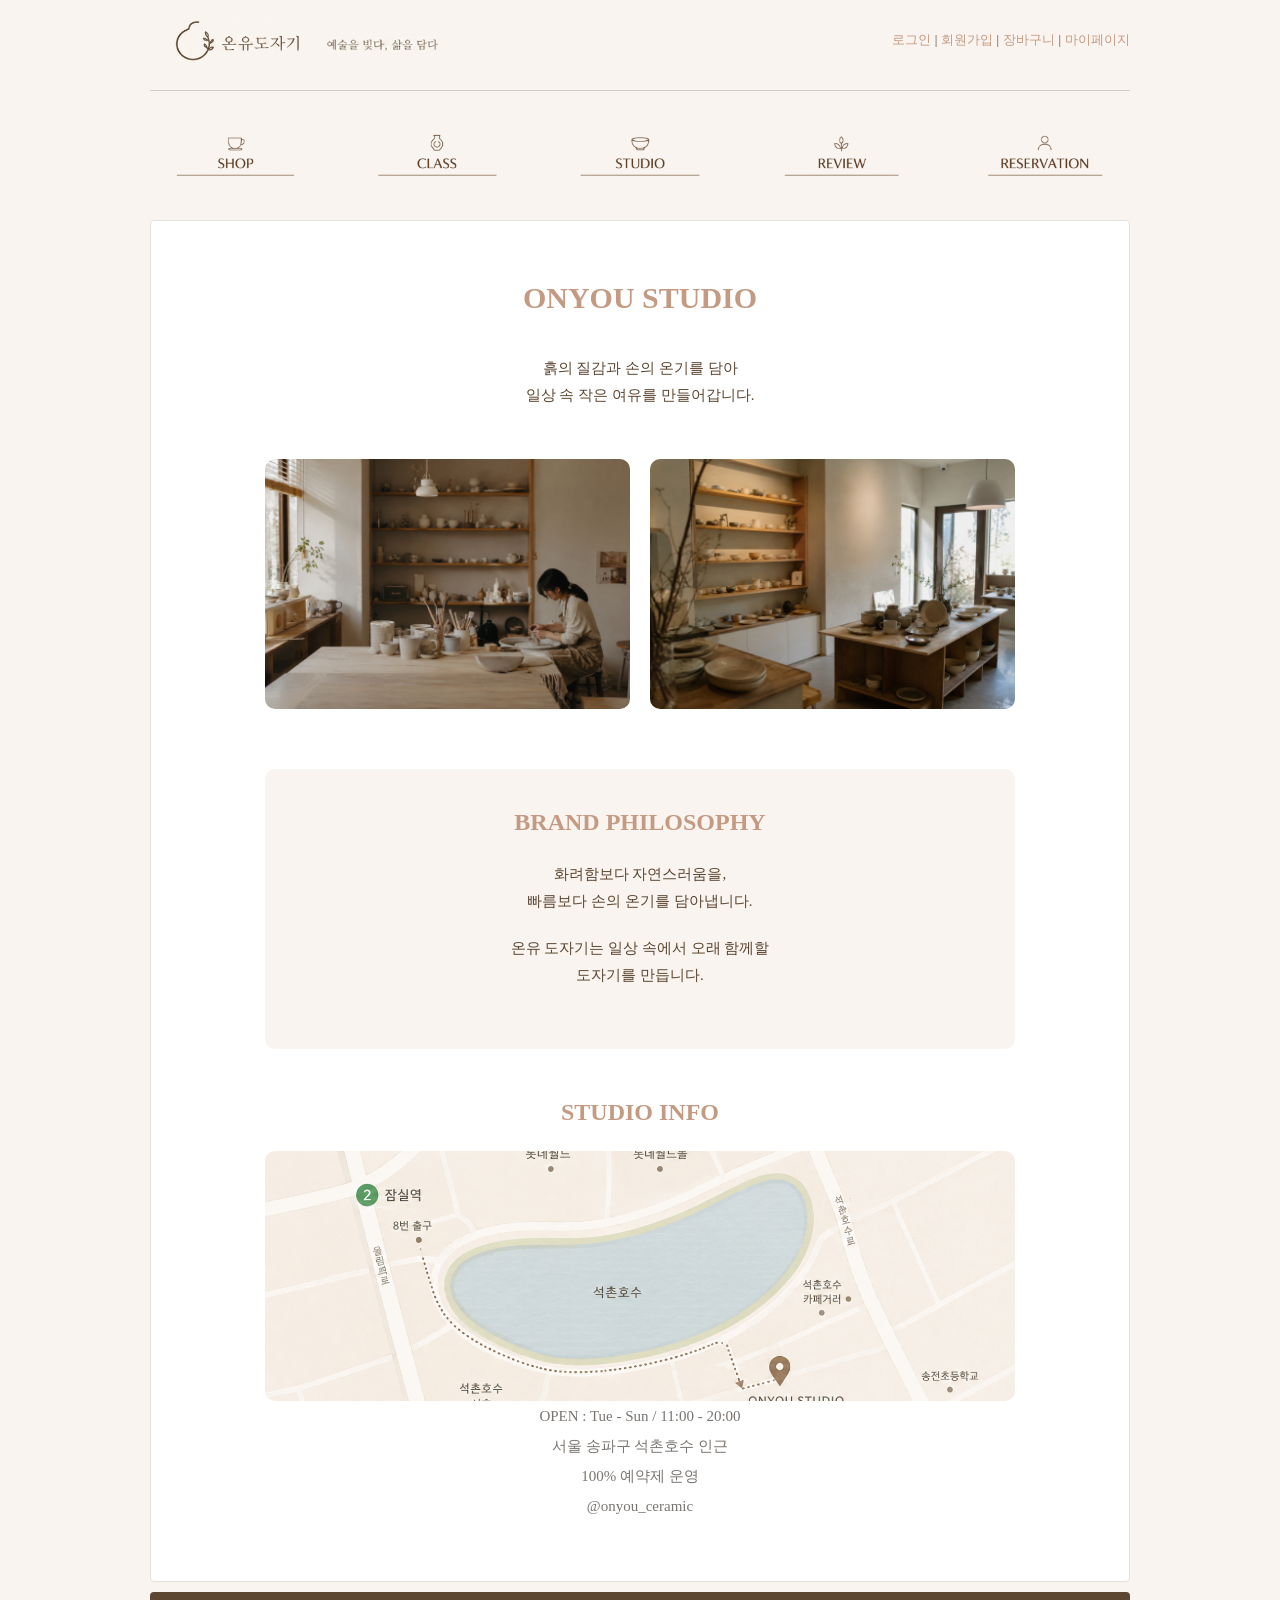
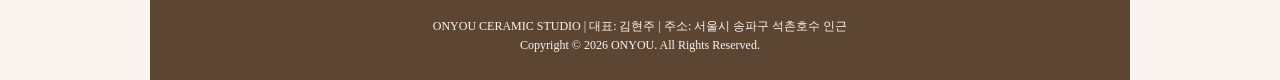
<file: dozagi_studio.html>
<!DOCTYPE html>
<html lang="ko">
<head>
    <meta charset="UTF-8">
    <meta name="viewport" content="width=device-width, initial-scale=1.0">
    <title>온유 도자기</title>
    <link rel="stylesheet" type="text/css" href="./dozagi_studio.css" />
</head>

<body>

<div id="page">

    <header>

            <a href="./index.html">
            <img id="logo" src="./img_dozagi/logo.png" height="50px">
        </a>

        <img id="moto" src="./img_dozagi/moto.png" height="25px">

        <ul id="top_menu">
            <li><a href="./dozagi_login.html">로그인</a> |</li>
            <li><a href="#">회원가입</a> |</li>
            <li><a href="#">장바구니</a> |</li>
            <li><a href="#">마이페이지</a></li>
        </ul>

        <div class="clear"></div>

        <div class="line"></div>

        <nav>
            <ul>
                <li><a href="./dozagi_shop.html"><img src="./img_dozagi/menu_1_1.png" height="70px"></a></li>

                <li class="item">
                    <a href="./dozagi_class.html">
                        <img src="./img_dozagi/menu_2_1.png" height="70px">
                    </a>
                </li>

                <li class="item">
                    <a href="./dozagi_studio.html">
                        <img src="./img_dozagi/menu_3_1.png" height="70px">
                    </a>
                </li>

                <li class="item">
                    <a href="./dozagi_review.html">
                        <img src="./img_dozagi/menu_4_1.png" height="70px">
                    </a>
                </li>

                <li class="item">
                    <a href="./dozagi_reservation.html">
                        <img src="./img_dozagi/menu_5_1.png" height="70px">
                    </a>
                </li>
            </ul>
        </nav>

    </header>

    <main>

        <section class="studio-section">

            <h2 class="section-title">ONYOU STUDIO</h2>

            <div class="studio-intro">
                <p>
                    흙의 질감과 손의 온기를 담아<br>
                    일상 속 작은 여유를 만들어갑니다.
                </p>
            </div>

            <div class="studio-gallery">

                <div class="sub-photo-wrap">

                    <div class="sub-photo">
                        <img src="./img_dozagi/studio_1.png">
                    </div>

                    <div class="sub-photo">
                        <img src="./img_dozagi/studio_2.png">
                    </div>

                </div>

            </div>

            <div class="philosophy-box">

                <h3>BRAND PHILOSOPHY</h3>

                <p>
                    화려함보다 자연스러움을,<br>
                    빠름보다 손의 온기를 담아냅니다.
                </p>

                <p>
                    온유 도자기는 일상 속에서 오래 함께할<br>
                    도자기를 만듭니다.
                </p>

            </div>

            <div class="studio-info">

                <h3>STUDIO INFO</h3>

                <div id="studio-map"><img src="./img_dozagi/map.png"></div>
                <p>OPEN : Tue - Sun / 11:00 - 20:00</p>
                <p>서울 송파구 석촌호수 인근</p>
                <p>100% 예약제 운영</p>
                <p>@onyou_ceramic</p>

            </div>

        </section>

    </main>

    <footer>

        <p>
            ONYOU CERAMIC STUDIO | 대표: 김현주 | 주소: 서울시 송파구 석촌호수 인근
        </p>

        <p>
            Copyright © 2026 ONYOU. All Rights Reserved.
        </p>

    </footer>

</div>

</body>
</html>
</file>
<file: index.css>
* {
    margin: 0;
    padding: 0;
    box-sizing: border-box;
}

body {
    font-family: "맑은 고딕", "돋움";
    background-color: #F9F4EF;
    color: #5C4632;
}

#page {
    width: 980px;
    margin: 0 auto;
     max-width: 980px;
}

@media only screen and (max-width:768px){

    #page{
        width:95%;
    }

    .grid-container{
        flex-direction:column;
    }

    .item-4-col .product-card,
    .item-2-col .class-card,
    .item-3-col .review-card{
        width:100%;
    }

    header nav li.item{
        margin-left:10px;
    }

}

header #logo {
    float: left;
    margin: 15px 0 0 20px;
}

header #moto {
    float: left;
    margin: 30px 0 0 20px;
}

header #top_menu {
    float: right;
    margin: 30px 0 0 0;
}

header #top_menu li {
    display: inline;
    font-size: 13px;
}

header #top_menu li a {
    text-decoration: none;
    color: #C49A82;
}

#hero-visual{
    width:100%;
    margin-top:20px;
    margin-bottom:80px;
}

#hero-visual img{
    width:100%;
    height:400px;
    object-fit:cover;
    border-radius:10px;
    display:block;
}
.line {
    margin-top: 25px;
    border-top: solid 1px #cccccc;
}

header nav {
    text-align: center;
}

header nav ul {
    margin-top: 25px;
}

header nav li {
    display: inline-block;
    vertical-align: top;
}

header nav li.item {
    margin-left: 40px;
}

.clear {
    clear: both;
}

main {
    display: block;
    margin-top: 30px;
}

.main-section {
    padding: 60px 20px;
    background-color: #ffffff;
    margin-bottom: 25px;
    border-radius: 4px;
    border: 1px solid #E6E1DA;
}

.section-title {
    font-size: 24px;
    text-align: center;
    margin-bottom: 35px;
    text-transform: uppercase;
    letter-spacing: 1px;
    color: #C49A82; 
}

#hero-visual {
    height: 400px;
    background-color: #EBE7DF; 
    display: flex;
    flex-direction: column;
    align-items: center;
    justify-content: center;
    text-align: center;
    margin-bottom: 25px;
    border-radius: 4px;
}

.grid-container {
    display: flex;
    gap: 20px;
}

.item-4-col .product-card {
    width: 220px;
}

.item-2-col .class-card {
    width: 460px;
}

.item-3-col .review-card {
    width: 300px;
}

.product-card, .class-card, .review-card {
    background: #ffffff;
    border: 1px solid #E6E1DA;
    border-radius: 4px;
    padding: 15px;
}

.img-box, .class-img, .review-img{
    height:150px;
    overflow:hidden;
    border-radius:10px;
    background:#f3f0eb;
    margin-bottom:12px;
}

.img-box img,
.class-img img,
.review-img img{
    width:100%;
    height:100%;
    object-fit:cover;
    display:block;
    transition:0.4s;
}

.class-card img{
    width:100%;
    height:250px;
    object-fit:cover;
    border-radius:10px;
    display:block;
    margin-bottom:15px;
}

.review-card img{
    width:100%;
    height:220px;
    object-fit:cover;
    border-radius:10px;
    display:block;
    margin-bottom:15px;
}

.product-card h3, .class-info h3 {
    font-size: 16px;
    margin-bottom: 6px;
    color: #5C4632;
}

.product-card p, .class-info p {
    font-size: 13px;
    color: #7A7571;
    line-height: 1.5;
}

.cta-btn {
    display: inline-block;
    background-color: #5C4632;
    color: #ffffff;
    padding: 8px 16px;
    text-decoration: none;
    font-size: 12px;
    margin-top: 12px;
    border-radius: 4px;
}

.cta-btn:hover {
    background-color: #C49A82;
}

.review-text {
    font-size: 13px;
    color: #5C4632;
    line-height: 1.6;
    margin-bottom: 10px;
}

.reviewer {
    display: block;
    font-size: 11px;
    color: #C49A82;
    text-align: right;
    font-weight: bold;
}

footer {
    background-color: #5C4632;
    color: #ffffff;
    padding: 25px 20px;
    font-size: 12px;
    text-align: center;
    line-height: 1.6;
    margin-top: 10px;
    border-radius: 4px 4px 0 0;
}

footer p {
    color: #F9F4EF;
}

@media only screen and (max-width:768px){

    #page{
        width:95%;
    }

    header nav li.item{
        margin-left:10px;
    }

    #hero-visual img{
        height:250px;
    }

    .main-section{
        padding:40px 20px;
    }

    .grid-container{
        flex-direction:column;
    }

    .item-4-col .product-card,
    .item-2-col .class-card,
    .item-3-col .review-card{
        width:100%;
    }

    .img-box img,
    .class-card img,
    .review-card img{
        height:220px;
    }

    .section-title{
        font-size:20px;
    }

    .product-card h3,
    .class-info h3{
        font-size:15px;
    }

    .product-card p,
    .class-info p,
    .review-text{
        font-size:13px;
    }

    footer{
        font-size:11px;
        padding:20px 10px;
    }

}
</file>
<file: dozagi_class.css>
* {
    margin: 0;
    padding: 0;
    box-sizing: border-box;
}

body {
    font-family: "맑은 고딕", "돋움";
    background-color: #F9F4EF;
    color: #5C4632;
}

#page {
    width: 980px;
    max-width: 980px;
    margin: 0 auto;
}

@media only screen and (max-width:768px){

    #page{
        width:95%;
    }

    .grid-container{
        flex-direction: column;
    }

    .item-4-col .product-card,
    .item-2-col .class-card,
    .item-3-col .review-card{
        width:100%;
    }

    header nav li.item{
        margin-left:10px;
    }
}

header #logo {
    float: left;
    margin: 15px 0 0 20px;
}

header #moto {
    float: left;
    margin: 30px 0 0 20px;
}

header #top_menu {
    float: right;
    margin: 30px 0 0 0;
}

header #top_menu li {
    display: inline;
    font-size: 13px;
}

header #top_menu li a {
    text-decoration: none;
    color: #C49A82;
}

.line {
    margin-top: 25px;
    border-top: solid 1px #cccccc;
}

header nav {
    text-align: center;
}

header nav ul {
    margin-top: 25px;
}

header nav li {
    display: inline-block;
    vertical-align: top;
}

header nav li.item {
    margin-left: 40px;
}

.clear {
    clear: both;
}

main {
    display: block;
    margin-top: 30px;
}

.class-section{
    background-color:#ffffff;
    padding:60px 20px;
    border:1px solid #E6E1DA;
    border-radius:4px;
    margin-top:30px;
}

.section-title{
    text-align:center;
    font-size:28px;
    color:#C49A82;
    margin-bottom:50px;
}

.class-container{
    display:flex;
    gap:20px;
    margin-bottom:60px;
}

.class-box{
    width:50%;
    border:1px solid #E6E1DA;
    border-radius:10px;
    padding:20px;
    background-color:#ffffff;
}

.class-box img{
    width:100%;
    height:250px;
    object-fit:cover;
    border-radius:10px;
    margin-bottom:20px;
}

.class-box h3{
    font-size:24px;
    margin-bottom:15px;
    color:#5C4632;
}

.class-box p{
    font-size:14px;
    line-height:1.7;
    color:#7A7571;
    margin-bottom:20px;
}

.class-box ul{
    list-style:none;
}

.class-box li{
    font-size:14px;
    margin-bottom:10px;
    color:#5C4632;
}

.process-section{
    margin-bottom:60px;
}

.process-title{
    text-align:center;
    font-size:24px;
    margin-bottom:30px;
    color:#C49A82;
}

.process-wrap{
    display:flex;
    justify-content:center;
    align-items:center;
    gap:15px;
}

.process-box{
    width:140px;
    height:80px;
    background-color:#F2EBE3;
    border-radius:10px;
    display:flex;
    justify-content:center;
    align-items:center;
    font-size:14px;
    font-weight:bold;
    color:#5C4632;
}

.arrow{
    font-size:24px;
    color:#C49A82;
}

.notice-box{
    background-color:#F9F4EF;
    padding:30px;
    border-radius:10px;
}

.notice-box h3{
    margin-bottom:20px;
    color:#5C4632;
}

.notice-box p{
    font-size:14px;
    line-height:1.8;
    color:#7A7571;
}

footer {
    background-color: #5C4632;
    color: #ffffff;
    padding: 25px 20px;
    font-size: 12px;
    text-align: center;
    line-height: 1.6;
    margin-top: 10px;
    border-radius: 4px 4px 0 0;
}

footer p {
    color: #F9F4EF;
}
</file>
<file: dozagi_login.css>
/* dozagi_login.css */

*{
    margin:0;
    padding:0;
    box-sizing:border-box;
}

body{
    font-family:"맑은 고딕","돋움";
    background-color:#F9F4EF;
    color:#5C4632;
}

#page{
    width:980px;
    margin:0 auto;
}

header #logo{
    float:left;
    margin:15px 0 0 20px;
}

header #moto{
    float:left;
    margin:30px 0 0 20px;
}

header #top_menu{
    float:right;
    margin:30px 0 0 0;
}

header #top_menu li{
    display:inline;
    font-size:13px;
}

header #top_menu li a{
    text-decoration:none;
    color:#C49A82;
}

.line{
    margin-top:25px;
    border-top:solid 1px #cccccc;
}

header nav{
    text-align:center;
}

header nav ul{
    margin-top:25px;
}

header nav li{
    display:inline-block;
    vertical-align:top;
}

header nav li.item{
    margin-left:40px;
}

.clear{
    clear:both;
}

main{
    margin-top:30px;
}

.section-title{
    text-align:center;
    font-size:32px;
    color:#C49A82;
    margin-bottom:40px;
}

.login-section{
    background-color:#ffffff;
    padding:70px 20px;
    border:1px solid #E6E1DA;
    border-radius:4px;
    margin-bottom:30px;
}

.login-box{
    width:420px;
    margin:0 auto;
}

.login-box p{
    margin-bottom:10px;
    font-size:14px;
}

.login-box input{
    width:100%;
    height:48px;
    border:1px solid #d8d8d8;
    padding-left:12px;
    margin-bottom:20px;
    font-size:14px;
}

.login-btn{
    width:100%;
    height:50px;
    border:none;
    background-color:#5C4632;
    color:#ffffff;
    font-size:15px;
    border-radius:4px;
    margin-top:10px;
    cursor:pointer;
}

.login-btn:hover{
    background-color:#C49A82;
}

.login-menu{
    text-align:center;
    margin-top:25px;
}

.login-menu a{
    text-decoration:none;
    color:#7A7571;
    font-size:13px;
    margin:0 8px;
}

.login-menu span{
    color:#cccccc;
}

footer{
    background-color:#5C4632;
    color:#ffffff;
    padding:25px 20px;
    font-size:12px;
    text-align:center;
    line-height:1.6;
    border-radius:4px 4px 0 0;
}

footer p{
    color:#F9F4EF;
}

@media only screen and (max-width:768px){

    #page{
        width:95%;
    }

    header nav li.item{
        margin-left:10px;
    }

    .login-box{
        width:100%;
    }

}
</file>
<file: dozagi_reservation.css>
* {
    margin: 0;
    padding: 0;
    box-sizing: border-box;
}

body {
    font-family: "맑은 고딕", "돋움";
    background-color: #F9F4EF;
    color: #5C4632;
}

#page {
    width: 980px;
    max-width: 980px;
    margin: 0 auto;
}

@media only screen and (max-width:768px){

    #page{
        width:95%;
    }

    header nav li.item{
        margin-left:10px;
    }

    .calendar-wrap{
        width:100%;
        overflow-x:auto;
    }

    #table_date{
        width:700px;
    }

    .reservation-form{
        width:100%;
    }

    .reservation-form input,
    .reservation-form select,
    .reservation-form button{
        width:100%;
        max-width:100%;
    }

    #date li{
        font-size:16px;
    }

}

header #logo {
    float: left;
    margin: 15px 0 0 20px;
}

header #moto {
    float: left;
    margin: 30px 0 0 20px;
}

header #top_menu {
    float: right;
    margin: 30px 0 0 0;
}

header #top_menu li {
    display: inline;
    font-size: 13px;
}

header #top_menu li a {
    text-decoration: none;
    color: #C49A82;
}

.line {
    margin-top: 25px;
    border-top: solid 1px #cccccc;
}

header nav {
    text-align: center;
}

header nav ul {
    margin-top: 25px;
}

header nav li {
    display: inline-block;
    vertical-align: top;
}

header nav li.item {
    margin-left: 40px;
}

.clear {
    clear: both;
}

main {
    display: block;
    margin-top: 30px;
}

.section-title{
    text-align:center;
    font-size:30px;
    color:#C49A82;
    margin-bottom:40px;
}

.reservation-section{
    background-color:#ffffff;
    padding:60px 20px;
    border:1px solid #E6E1DA;
    border-radius:4px;
    margin-top:30px;
}

.calendar-wrap{
    width:100%;
    margin:0 auto 50px auto;
}

#date{
    display:flex;
    justify-content:center;
    align-items:center;
    gap:20px;
    margin-bottom:20px;
    list-style:none;
}

#date li{
    font-size:20px;
    color:#5C4632;
}

#date li img{
    height:30px;
}

#table_date{
    width:100%;
    border-collapse:collapse;
    border-top:solid 2px #C49A82;
    background-color:#ffffff;
    table-layout:fixed;
}

#table_date th,
#table_date td{
    border:solid 1px #dddddd;
}

#table_date th{
    height:40px;
    background-color:#F2EBE3;
    font-size:14px;
}

#table_date td{
    height:90px;
    vertical-align:top;
    padding:8px;
    font-size:13px;
}

#day{
    text-align:center;
}

.red{
    color:#d94b4b;
}

.blue{
    color:#4b67d9;
}

#sched_day{
    font-size:11px;
    font-weight:bold;
    color:#5C4632;
}

.closed-day{
    background-color:#faf7f3;
}

.closed-text{
    display:inline-block;
    margin-top:6px;
    padding:3px 8px;
    background-color:#E6E1DA;
    color:#8A6A55;
    font-size:10px;
    border-radius:20px;
    font-weight:bold;
}

.available-text{
    display:inline-block;
    margin-top:6px;
    padding:3px 8px;
    background-color:#E7F5EA;
    color:#4E8B62;
    font-size:10px;
    border-radius:20px;
    font-weight:bold;
}

.finish-text{
    display:inline-block;
    margin-top:6px;
    padding:3px 8px;
    background-color:#F8E3E3;
    color:#C45A5A;
    font-size:10px;
    border-radius:20px;
    font-weight:bold;
}

.reservation-form{
    width:100%;
    margin:0 auto;
}

.reservation-form h3{
    margin-bottom:20px;
    color:#5C4632;
}

.reservation-form p{
    margin-top:15px;
    margin-bottom:8px;
    font-size:14px;
}

.reservation-form input,
.reservation-form select{
    width:100%;
    height:42px;
    border:1px solid #cccccc;
    padding-left:10px;
    margin-bottom:10px;
}

.reservation-form button{
    width:100%;
    height:45px;
    background-color:#5C4632;
    color:#ffffff;
    border:none;
    margin-top:20px;
    font-size:14px;
    border-radius:4px;
}

.reservation-form button:hover{
    background-color:#C49A82;
}

.reservation-guide,
.refund-box{
    background-color:#F9F4EF;
    padding:30px;
    border-radius:10px;
    margin-top:30px;
    margin-bottom: 10px;
}

.reservation-guide h3,
.refund-box h3{
    color:#C49A82;
    margin-bottom:15px;
    font-size:22px;
}

.reservation-guide p,
.refund-box p{
    line-height:1.8;
    font-size:14px;
    color:#5C4632;
}

footer {
    background-color: #5C4632;
    color: #ffffff;
    padding: 25px 20px;
    font-size: 12px;
    text-align: center;
    line-height: 1.6;
    margin-top: 10px;
    border-radius: 4px 4px 0 0;
}

footer p {
    color: #F9F4EF;
}
</file>
<file: dozagi_review.css>
* {
    margin: 0;
    padding: 0;
    box-sizing: border-box;
}

body {
    font-family: "맑은 고딕", "돋움";
    background-color: #F9F4EF;
    color: #5C4632;
}

#page {
    width: 980px;
    margin: 0 auto;
}

header #logo {
    float: left;
    margin: 15px 0 0 20px;
}

header #moto {
    float: left;
    margin: 30px 0 0 20px;
}

header #top_menu {
    float: right;
    margin: 30px 0 0 0;
}

header #top_menu li {
    display: inline;
    font-size: 13px;
}

header #top_menu li a {
    text-decoration: none;
    color: #C49A82;
}

.line {
    margin-top: 25px;
    border-top: solid 1px #cccccc;
}

header nav {
    text-align: center;
}

header nav ul {
    margin-top: 25px;
}

header nav li {
    display: inline-block;
    vertical-align: top;
}

header nav li.item {
    margin-left: 40px;
}

.clear {
    clear: both;
}

main {
    margin-top: 30px;
}

.section-title {
    text-align: center;
    font-size: 30px;
    color: #C49A82;
    margin-bottom: 50px;
}

.review-section {
    background-color: #ffffff;
    padding: 60px 30px;
    border: 1px solid #E6E1DA;
    border-radius: 10px;
    margin-bottom: 30px;
}

.review-wrap {
    width: 85%;
    margin: 0 auto;
}

.review-card {
    display: flex;
    gap: 30px;
    align-items: center;
    margin-bottom: 40px;
    padding-bottom: 40px;
    border-bottom: 1px solid #E6E1DA;
}

.review-card img {
    width: 240px;
    height: 240px;
    object-fit: cover;
    border-radius: 10px;
}

.review-text {
    flex: 1;
}

.review-text h3 {
    font-size: 24px;
    margin-bottom: 20px;
    color: #5C4632;
}

.review-text p {
    font-size: 16px;
    line-height: 1.8;
    color: #7A7571;
    margin-bottom: 15px;
}

.review-text span {
    font-size: 14px;
    color: #C49A82;
    font-weight: bold;
}

footer {
    background-color: #5C4632;
    color: #ffffff;
    padding: 25px 20px;
    font-size: 12px;
    text-align: center;
    line-height: 1.6;
    margin-top: 10px;
    border-radius: 4px 4px 0 0;
}

footer p {
    color: #F9F4EF;
}

.review-section{
    background:#ffffff;
    padding:60px 30px;
    border-radius:10px;
    border:1px solid #E6E1DA;
}

.review-top-text{
    text-align:center;
    font-size:16px;
    color:#7A7571;
    margin-bottom:10px;
}

.review-score{
    text-align:center;
    font-size:18px;
    color:#C49A82;
    margin-bottom:40px;
    font-weight:bold;
}

.review-card{
    border:1px solid #E6E1DA;
    border-radius:10px;
    padding:30px;
    margin-bottom:25px;
    background-color:#F9F4EF;
}

.review-card h3{
    font-size:24px;
    margin-bottom:15px;
    color:#5C4632;
}

.review-info{
    font-size:13px;
    color:#999999;
    margin-bottom:20px;
}

.review-content{
    font-size:15px;
    line-height:1.8;
    color:#5C4632;
}


@media only screen and (max-width:768px){

    #page{
        width:95%;
    }

    header nav li.item{
        margin-left:10px;
    }

    .review-wrap{
        width:100%;
    }

    .review-card{
        flex-direction:column;
        text-align:center;
    }

    .review-card img{
        width:100%;
        height:250px;
    }

    .review-text h3{
        font-size:20px;
    }

    .review-text p{
        font-size:14px;
    }

}
</file>
<file: dozagi_shop.css>
* {
    margin: 0;
    padding: 0;
    box-sizing: border-box;
}

body {
    font-family: "맑은 고딕", "돋움";
    background-color: #F9F4EF;
    color: #5C4632;
}

#page {
    width: 980px;
    margin: 0 auto;
}

@media only screen and (max-width:768px){

    #page{
        width:95%;
    }

    .shop-item{
        flex-direction:column;
        text-align:center;
    }

    .shop-info{
        width:100%;
        margin:20px 0;
    }

    header nav li.item{
        margin-left:10px;
    }
}

header #logo {
    float: left;
    margin: 15px 0 0 20px;
}

header #moto {
    float: left;
    margin: 30px 0 0 20px;
}

header #top_menu {
    float: right;
    margin: 30px 0 0 0;
}

header #top_menu li {
    display: inline;
    font-size: 13px;
}

header #top_menu li a {
    text-decoration: none;
    color: #C49A82;
}

.line {
    margin-top: 25px;
    border-top: solid 1px #cccccc;
}

header nav {
    text-align: center;
}

header nav ul {
    margin-top: 25px;
}

header nav li {
    display: inline-block;
    vertical-align: top;
}

header nav li.item {
    margin-left: 40px;
}

.clear {
    clear: both;
}

main {
    margin-top: 30px;
}

.section-title {
    font-size: 24px;
    text-align: center;
    margin-bottom: 35px;
    text-transform: uppercase;
    letter-spacing: 1px;
    color: #C49A82;
}

footer {
    background-color: #5C4632;
    color: #ffffff;
    padding: 25px 20px;
    font-size: 12px;
    text-align: center;
    line-height: 1.6;
    margin-top: 10px;
    border-radius: 4px 4px 0 0;
}

footer p {
    color: #F9F4EF;
}

.shop-section{
    background:#ffffff;
    padding:50px 30px;
    border-radius:4px;
    border:1px solid #E6E1DA;
    margin-bottom:30px;
}

.shop-list{
    margin-top:30px;
}

.shop-item{
    display:flex;
    align-items:center;
    justify-content:space-between;
    padding:20px 0;
}

.shop-image img{
    width:150px;
    height:150px;
    object-fit:cover;
    border-radius:10px;
}

.shop-info{
    width:420px;
}

.shop-info h3{
    font-size:18px;
    margin-bottom:10px;
    color:#5C4632;
}

.shop-desc{
    font-size:14px;
    color:#7A7571;
    line-height:1.6;
}

.shop-price{
    text-align:right;
}

.shop-price .price{
    font-size:18px;
    font-weight:bold;
    color:#5C4632;
    margin-bottom:8px;
}

.shop-price .delivery{
    font-size:12px;
    color:#999999;
}

.shop-line{
    border-top:1px solid #E6E1DA;
}

.shop-btn{
    margin-top:15px;
}

.buy-btn,
.cart-btn{
    display:inline-block;
    padding:8px 14px;
    border-radius:5px;
    text-decoration:none;
    font-size:12px;
    margin-left:5px;
}

.buy-btn{
    background-color:#5C4632;
    color:#ffffff;
}

.cart-btn{
    background-color:#E6E1DA;
    color:#5C4632;
}

.buy-btn:hover{
    background-color:#C49A82;
}

.cart-btn:hover{
    background-color:#d8d2ca;
}
</file>
<file: dozagi_studio.css>
* {
    margin: 0;
    padding: 0;
    box-sizing: border-box;
}

body {
    font-family: "맑은 고딕", "돋움";
    background-color: #F9F4EF;
    color: #5C4632;
}

#page {
    width: 980px;
    margin: 0 auto;
}

header #logo {
    float: left;
    margin: 15px 0 0 20px;
}

header #moto {
    float: left;
    margin: 30px 0 0 20px;
}

header #top_menu {
    float: right;
    margin: 30px 0 0 0;
}

header #top_menu li {
    display: inline;
    font-size: 13px;
}

header #top_menu li a {
    text-decoration: none;
    color: #C49A82;
}

.line {
    margin-top: 25px;
    border-top: solid 1px #cccccc;
}

header nav {
    text-align: center;
}

header nav ul {
    margin-top: 25px;
}

header nav li {
    display: inline-block;
    vertical-align: top;
}

header nav li.item {
    margin-left: 40px;
}

.clear {
    clear: both;
}

main {
    display: block;
    margin-top: 30px;
}

.section-title {
    text-align: center;
    font-size: 30px;
    color: #C49A82;
    margin-bottom: 40px;
}

footer {
    background-color: #5C4632;
    color: #ffffff;
    padding: 25px 20px;
    font-size: 12px;
    text-align: center;
    line-height: 1.6;
    margin-top: 10px;
    border-radius: 4px 4px 0 0;
}

footer p {
    color: #F9F4EF;
}

.studio-section{
    background-color:#ffffff;
    padding:60px 20px;
    border:1px solid #E6E1DA;
    border-radius:4px;
    margin-top:30px;
}

.studio-intro{
    text-align:center;
    margin-bottom:50px;
}

.studio-intro p{
    font-size:15px;
    line-height:1.8;
    color:#5C4632;
}

.studio-gallery{
    width:100%;
    margin:0 auto 60px auto;
}

.sub-photo-wrap{
    display:flex;
    gap:20px;
    width:80%;
    margin:0 auto;
}

.sub-photo{
    width:50%;
}

.sub-photo img{
    width:100%;
    height:250px;
    object-fit:cover;
    border-radius:10px;
    display:block;
}

.philosophy-box{
    width:80%;
    margin:0 auto 50px auto;
    background-color:#F9F4EF;
    padding:40px;
    border-radius:10px;
    text-align:center;
}

.philosophy-box h3{
    font-size:24px;
    color:#C49A82;
    margin-bottom:25px;
}

.philosophy-box p{
    font-size:15px;
    line-height:1.8;
    color:#5C4632;
    margin-bottom:20px;
}

.studio-info{
    text-align:center;
}

#studio-map{
    width:80%;
    margin:0 auto;
}

#studio-map img{
    width:100%;
    height:250px;
    object-fit:cover;
    border-radius:10px;
    display:block;
}

.studio-info h3{
    font-size:24px;
    color:#C49A82;
    margin-bottom:25px;
}

.studio-info p{
    font-size:15px;
    line-height:2;
    color:#7A7571;
}

@media only screen and (max-width:768px){

    #page{
        width:95%;
    }

    header nav li.item{
        margin-left:10px;
    }

    .studio-gallery{
        width:100%;
    }

    .main-photo img{
        height:250px;
    }

    .sub-photo-wrap{
        flex-direction:column;
        width:100%;
    }

    .sub-photo{
        width:100%;
    }

    .sub-photo img{
        height:220px;
    }

    .philosophy-box{
        width:100%;
        padding:30px 20px;
    }

    #studio-map{
        width:100%;
    }

    #studio-map img{
        height:220px;
    }

    .studio-intro p,
    .philosophy-box p,
    .studio-info p{
        font-size:14px;
    }

}
</file>
